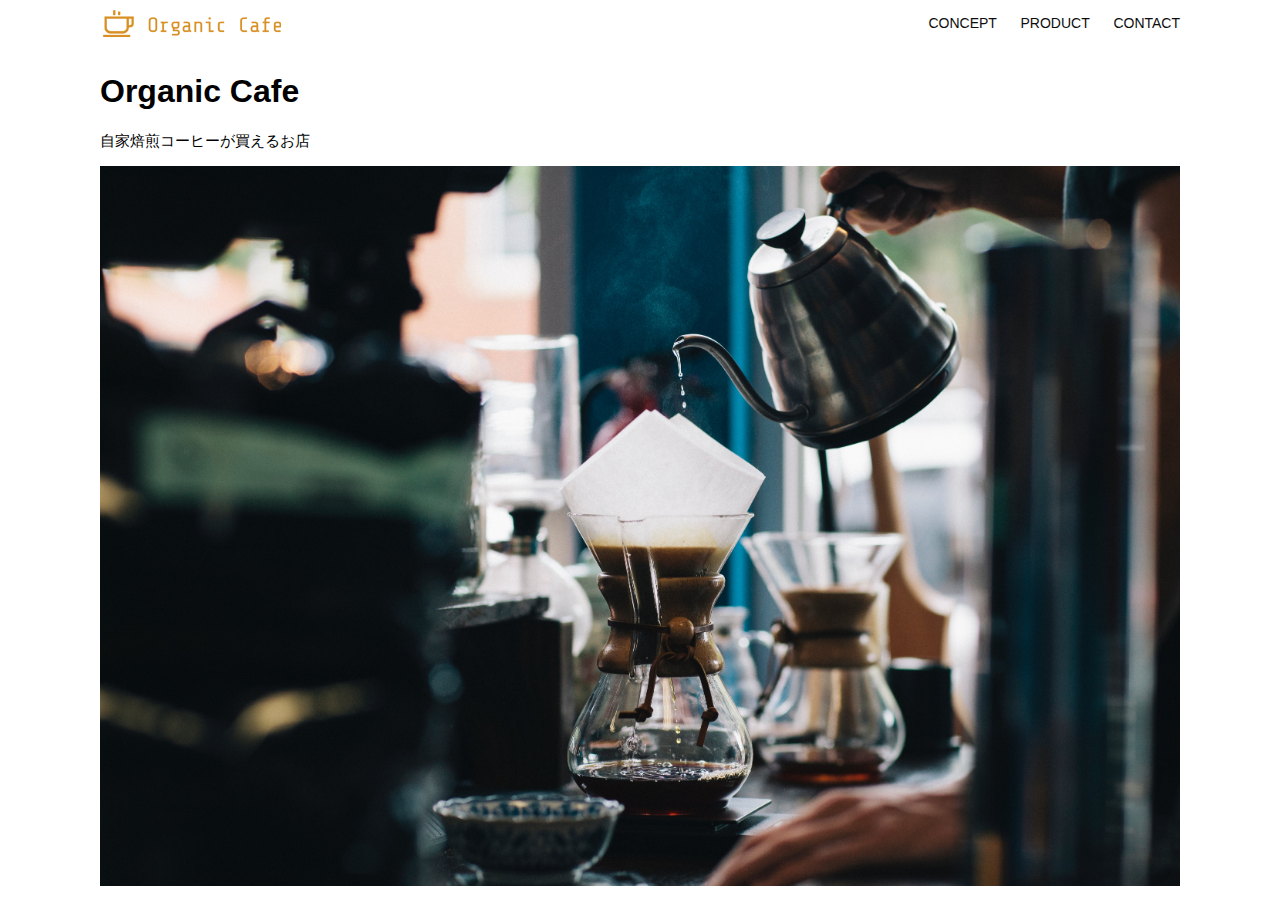
<file: kadai_013/index.html>
<!DOCTYPE html>
<html>
  <head>
    <title>Organic Cafe</title>
    <meta charset="UTF-8" />
    <meta name="description" content="自家焙煎のコーヒーがお家で楽しめるOrganic Cafe"/>
    <meta name="viewport" content="width=device-width, initial-scale=1.0" />
    <link rel="stylesheet" href="style.css" />
  </head>
  <body>
    <!-- ヘッダー -->
    <header>
      <!-- ロゴ -->
      <a href="index.html" id="logo"><img src="images/logo.png" alt="トップページに戻る"/></a>

      <!-- PC用ナビゲーション -->
      <nav id="nav-pc">
        <a href="index.html#concept">CONCEPT</a>
        <a href="index.html#product">PRODUCT</a>
        <a href="index.html#contact">CONTACT</a>
      </nav>

      <!-- スマホ用メニューボタン -->
       <img id="menu-sp" src="images/button-menu.png" alt="ナビゲーションを開く" onclick="document.getElementById('nav-sp').style.display = 'block'">

       <!-- スマホ用ナビゲーション -->
        <nav id="nav-sp">
          <ul>
            <li>
              <img id="close" src="images/button-close.png" alt="ナビゲーションを閉じる" onclik="document.getElementById('nav-sp').style.display = 'none'">

            </li>
            <li>
              <a id="logo.sp" href="index.html" onclick="document.getElementById('nav-sp').style.display = 'none'"><img src="images/logo-sp.png" alt="トップページに戻る"></a>
              
            </li>
            <li>
              <a class="menu" href="index.html#concept" onclick="document.getElementById('nav-sp').style.display = 'none'">CONCEPT</a>

            </li>
            <li>
              <a class="menu" href="index.html#product" onclick="document.getElementById('nav-sp').style.display = 'none'">PRODUCT</a>

            </li>
            <li>
              <a class="menu" href="index.html#contact" onclick="document.getElementById('nav-sp').style.display = 'none'">CONTACT</a>
            </li>
          </ul>
        </nav>
    </header>

    <main>
      <article>
        <!-- メインビジュアル -->
        <section id="main-visual">
          <div id="main-message">
            <h1>Organic Cafe</h1>
            <p>自家焙煎コーヒーが買えるお店</p>
          </div>
          <img src="images/main-image.jpg" alt="コーヒーをハンドドリップで淹れる画像"/>
        </section>
      </article>
    </main>
  </body>
</html>
</file>
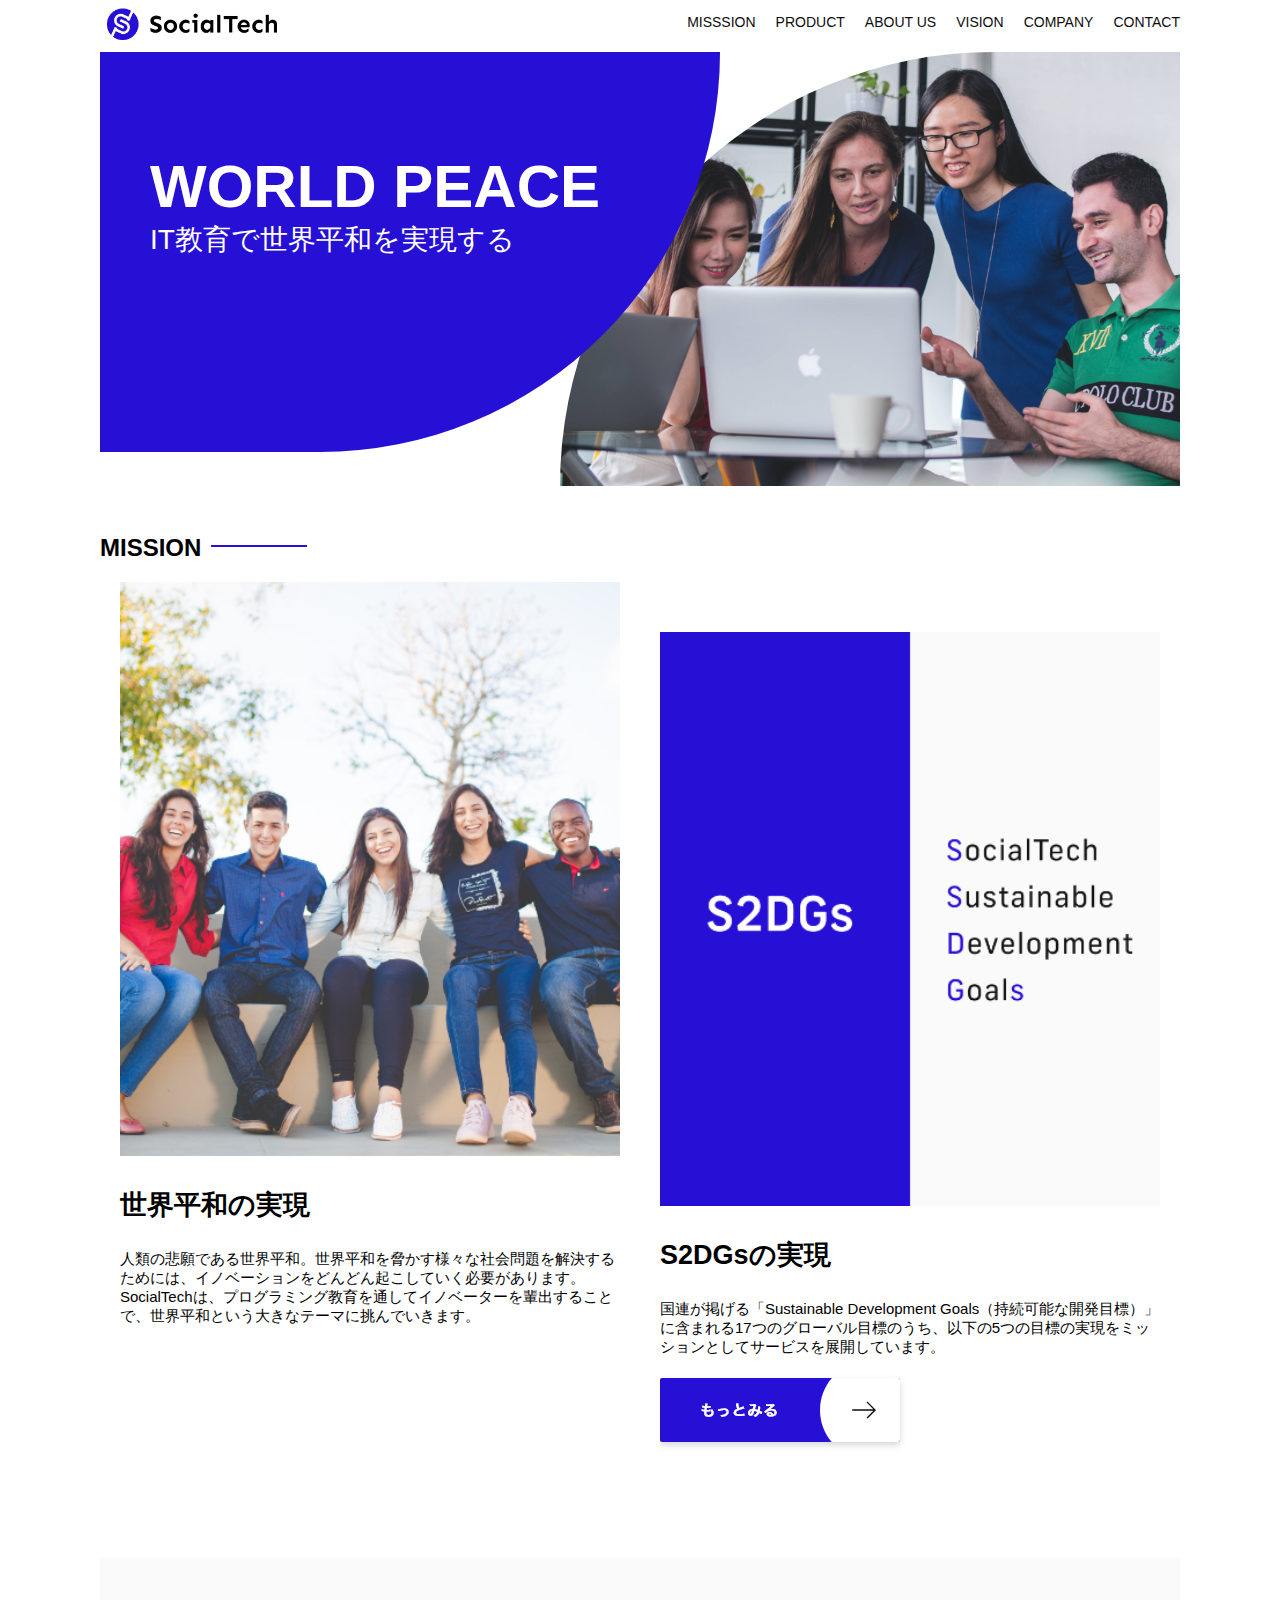
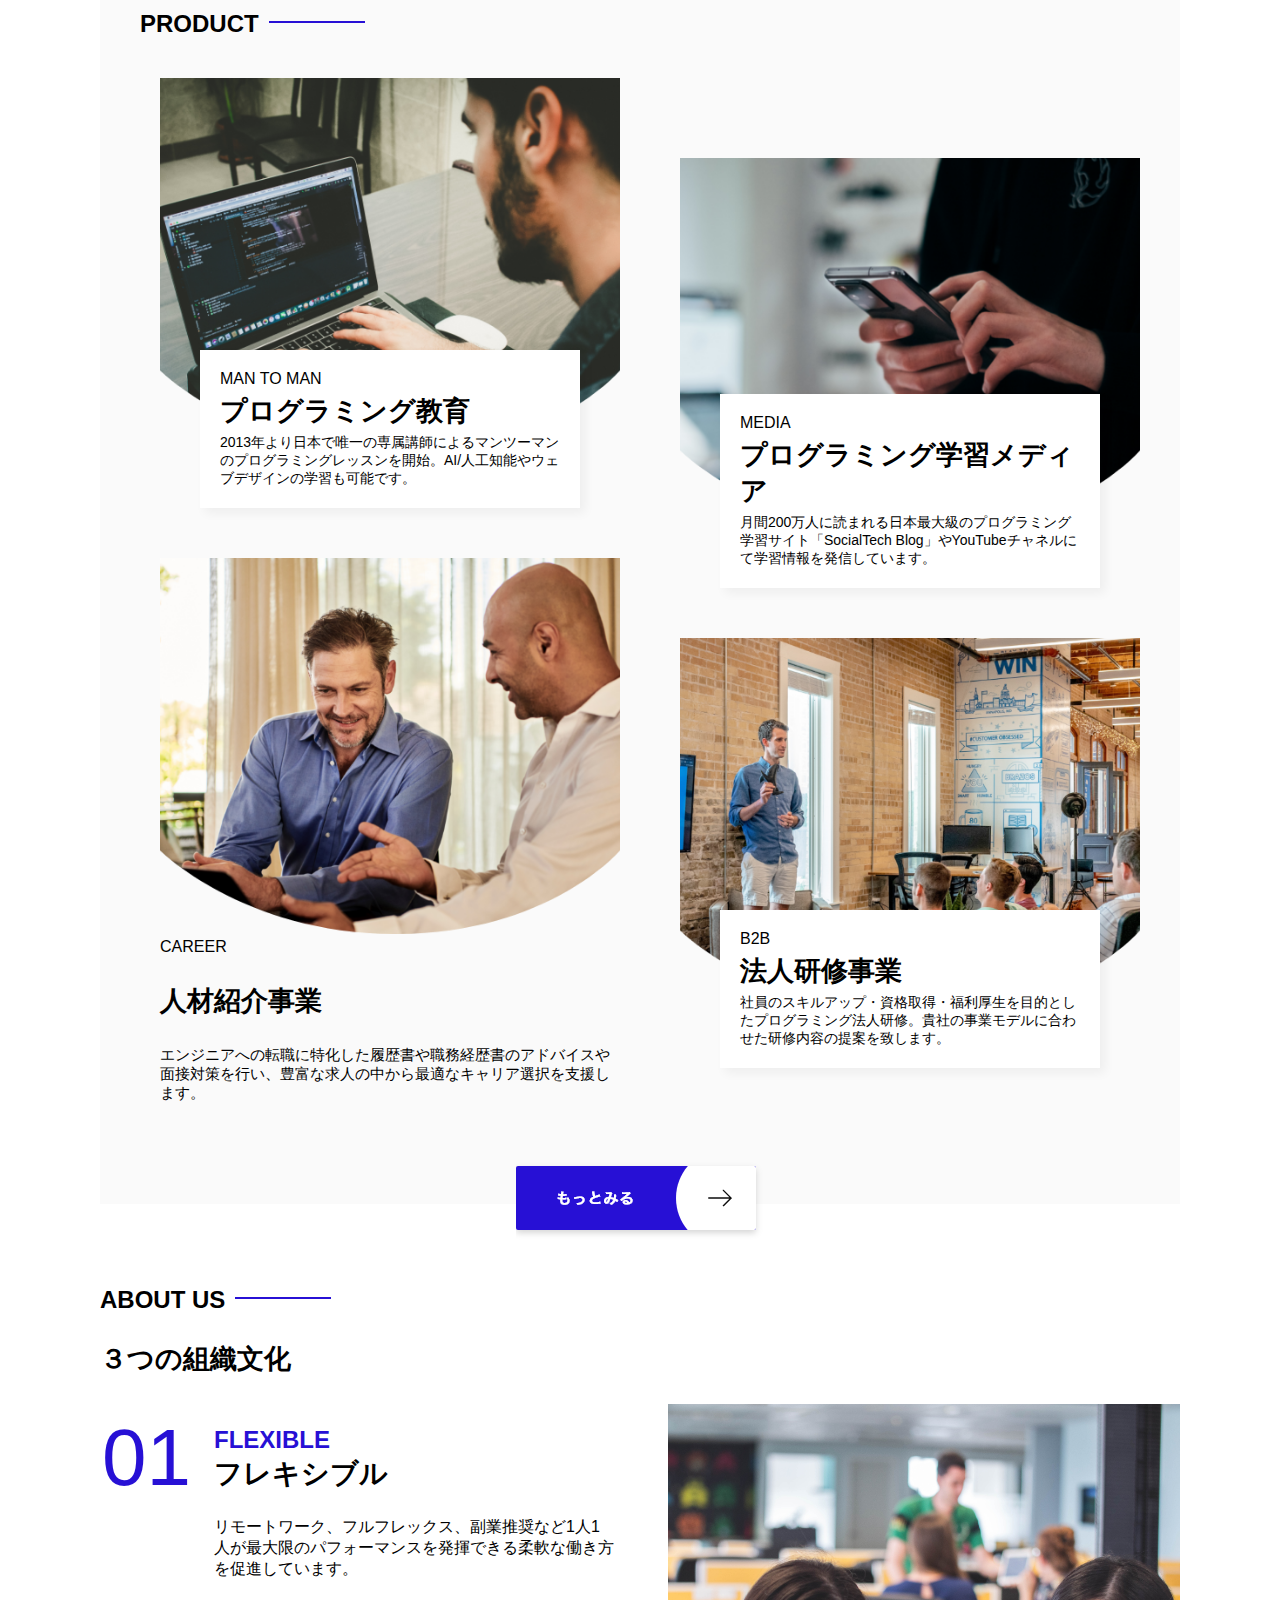
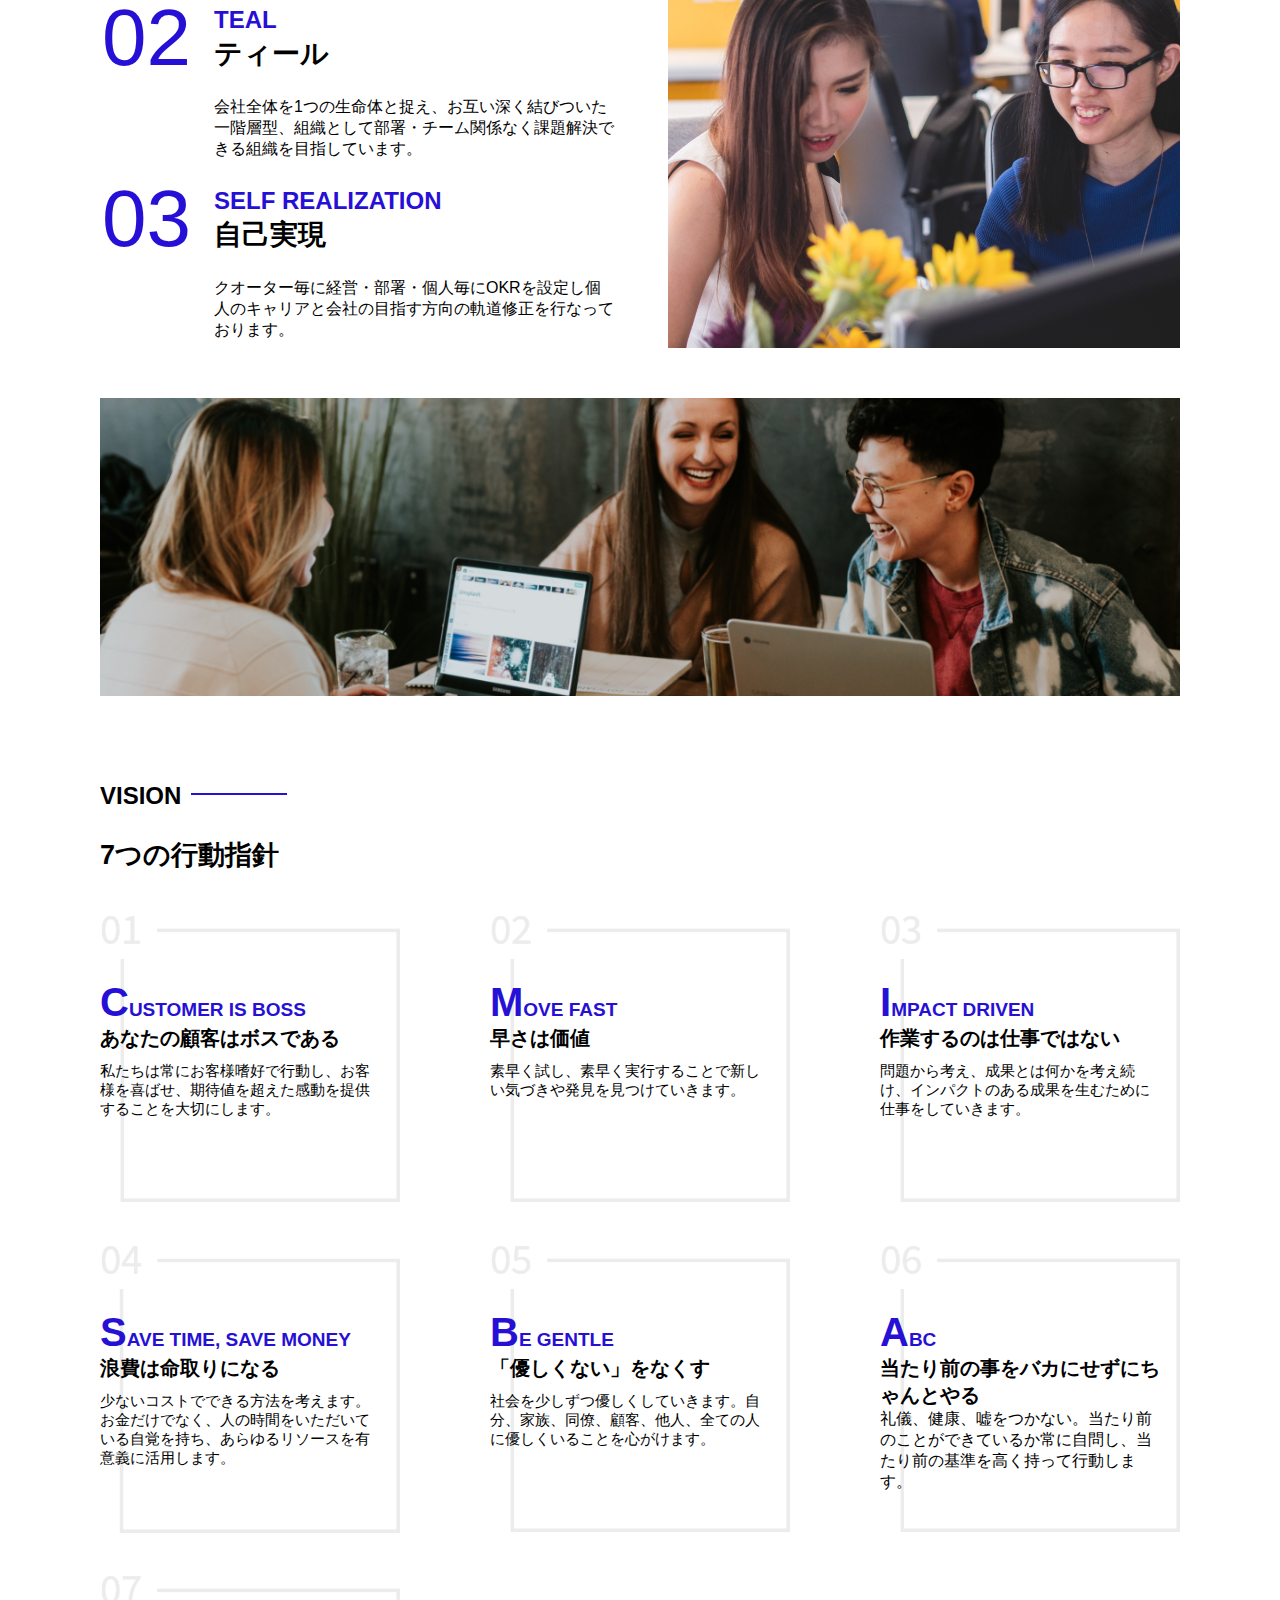
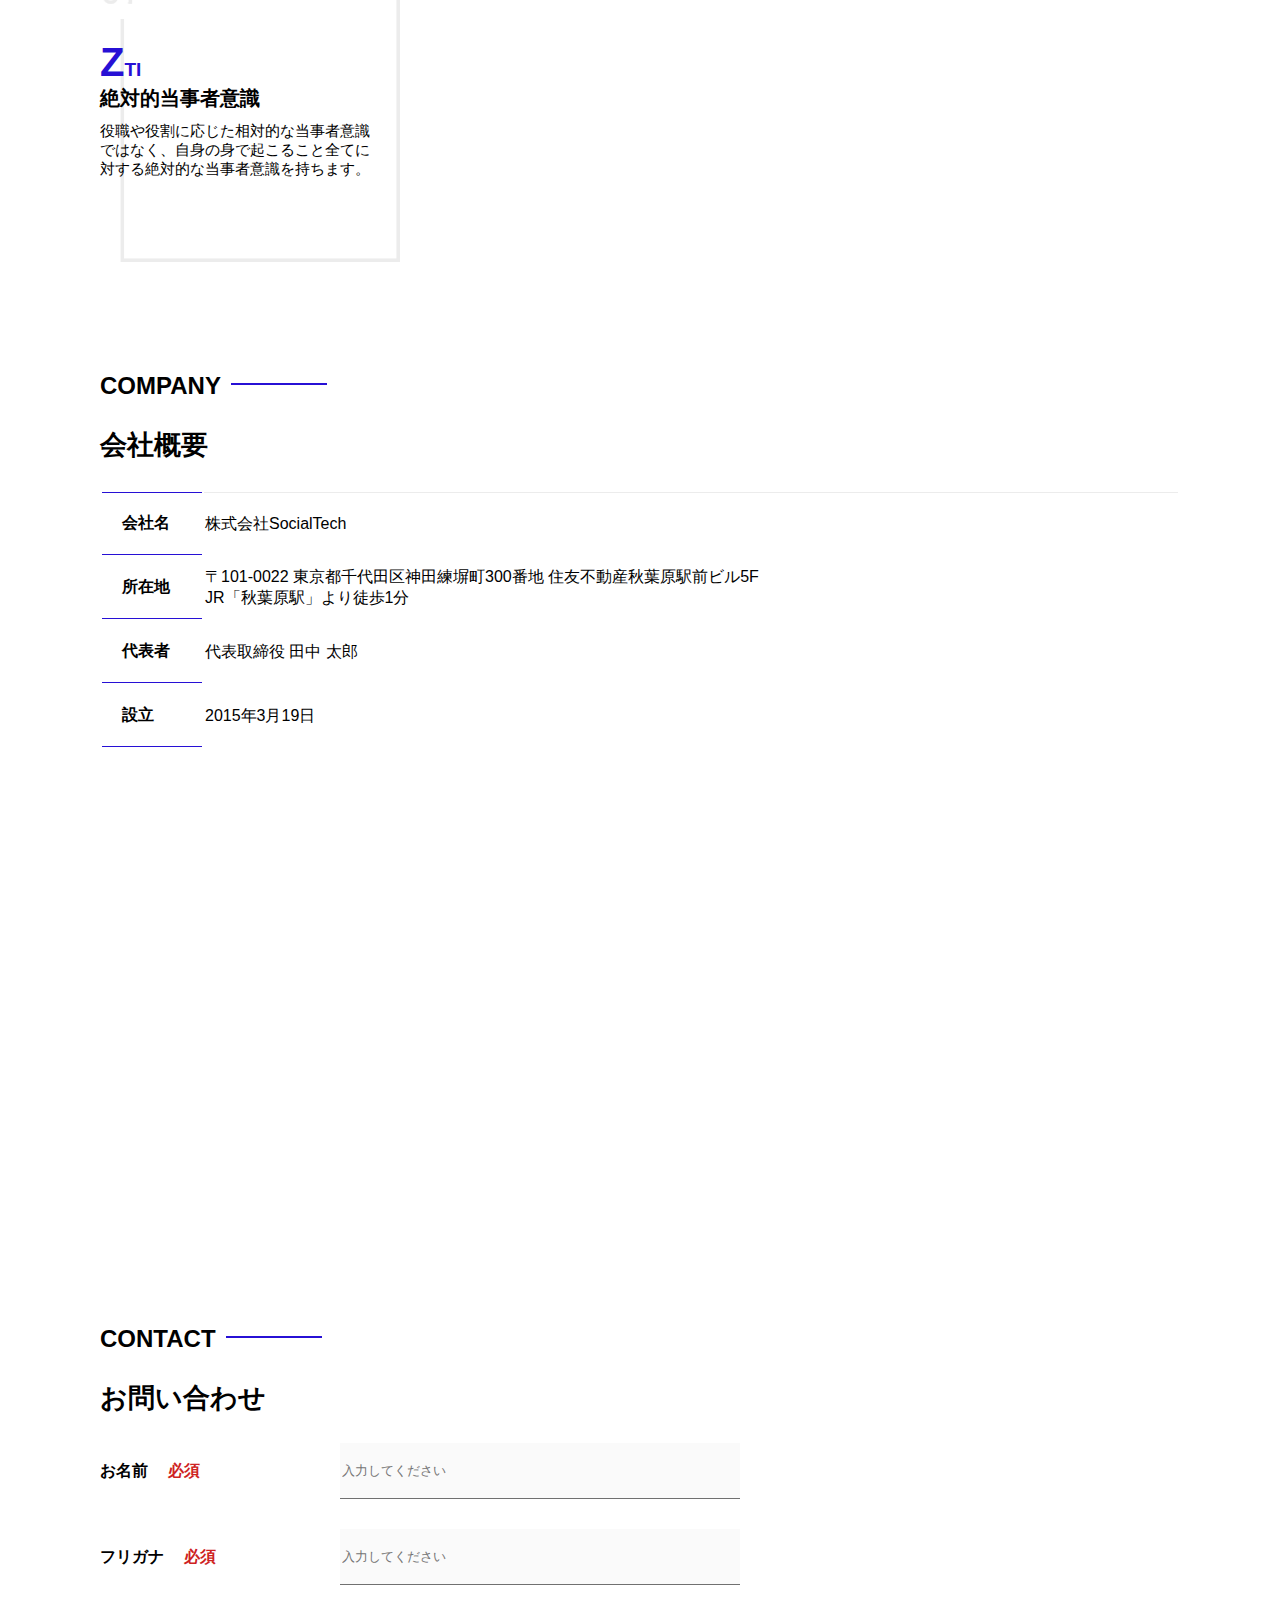
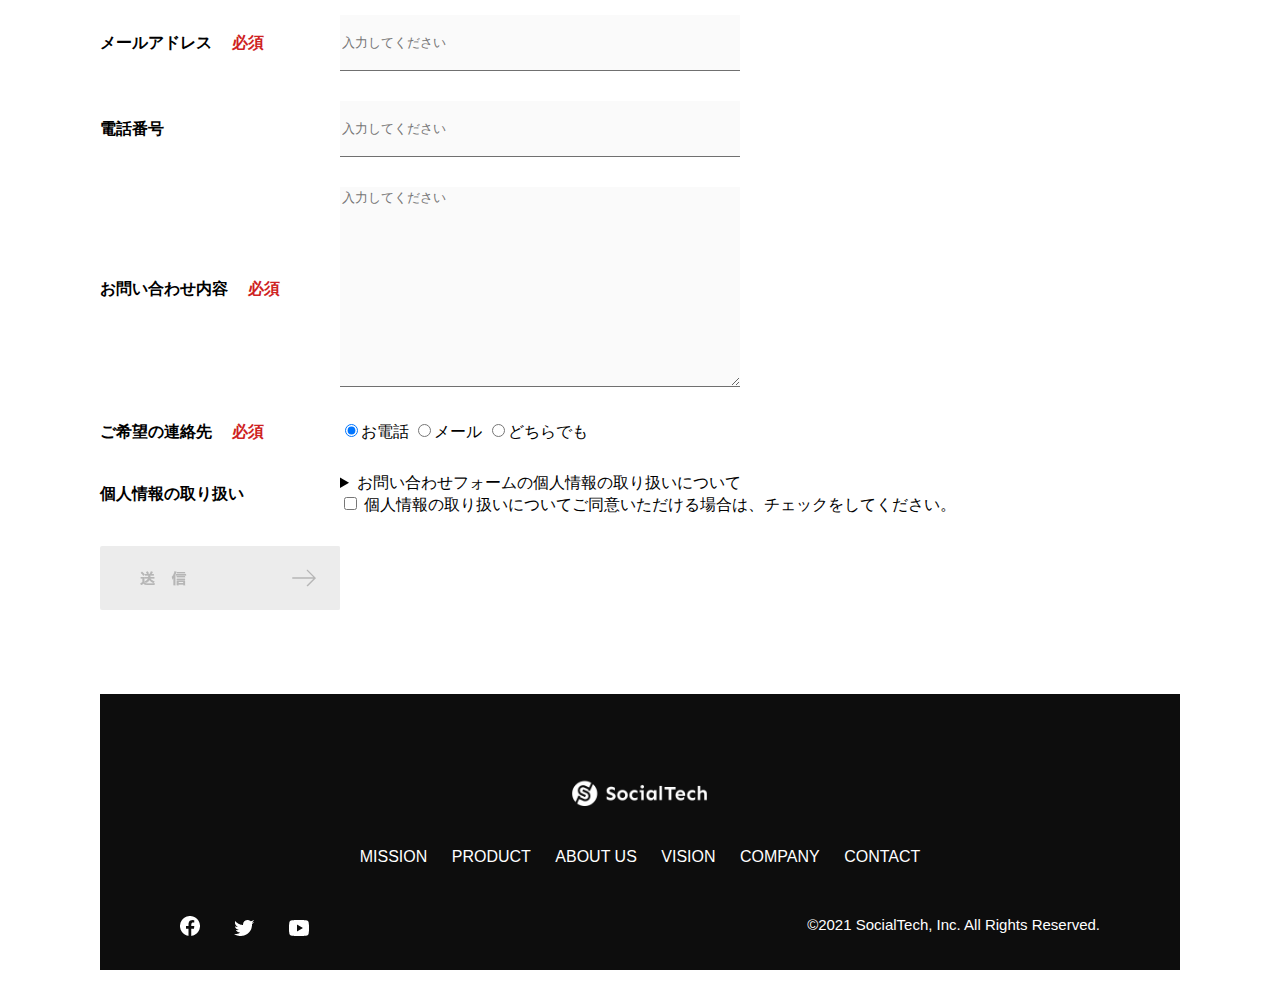
<file: kadai_tutorial_output/index.html>
<!DOCTYPE html>
<html>
<head>
  <title>SoicalTech</title>
  <meta charset="UTF-8">
  <meta name="description" content="SocialTechはEdTech業界のリーディングカンパニーを目指します。">
  <meta name="viewport" content="width=device-width, initial-scale=1.0">
  <link rel="stylesheet" href="style.css">
</head>
<body>
  <!-- ヘッダー　-->
  <header>
    <!-- ロゴ　-->
    <a href="index.html" id="logo">
      <img src="images/logo.png" alt="トップページに戻る">
    </a>
    <!-- PC用ナビゲーション　-->
     <nav id="nav-pc">
      <ul>
        <li><a href="mission.html">MISSSION</a></li>
        <li><a href="product.html">PRODUCT</a></li>
        <li><a href="index.html#aboutus">ABOUT US</a></li>
        <li><a href="index.html#vision">VISION</a></li>
        <li><a href="index.html#company">COMPANY</a></li>
        <li><a href="index.html#contact">CONTACT</a></li>
      </ul>
     </nav>
   <!-- スマホ用メニューボタン -->
    <button id="menu-sp" onclick="document.getElementById('nav-sp').style.display = 'block'">
      <img src="images/button-menu.png" alt="ナビゲーションを開く">
    </button>
     <!-- スマホ用ナビゲーション -->
     <div id="nav-sp">
       <button id="close" onclick="document.getElementById('nav-sp').style.display = 'none'">
         <img src="images/button-close.png" alt="ナビゲーションを閉じる">
       </button>

       <nav>
         <ul>
           <li>
             <a id="logo-sp" href="index.html" onclick="document.getElementById('nav-sp').style.display = 'none'"><img src="images/logo-sp.png" alt="トップページに戻る"></a>
           </li>
           <li><a class="menu" href="mission.html" onclick="document.getElementById('nav-sp').style.display = 'none'">MISSION</a></li>
           <li><a class="menu" href="product.html" onclick="document.getElementById('nav-sp').style.display = 'none'">PRODUCT</a></li>
           <li><a class="menu" href="index.html#aboutus" onclick="document.getElementById('nav-sp').style.display = 'none'">ABOUT US</a></li>
           <li><a class="menu" href="index.html#vision" onclick="document.getElementById('nav-sp').style.display = 'none'">VISION</a></li>
           <li><a class="menu" href="index.html#company" onclick="document.getElementById('nav-sp').style.display = 'none'">COMPANY</a></li>
           <li><a class="menu" href="index.html#contact" onclick="document.getElementById('nav-sp').style.display = 'none'">CONTACT</a></li>
         </ul>
       </nav>
       <div id="sns">
         <a href="https://www.facebook.com/sejuku2013">
           <img src="images/button-facebook.png" alt="Facebookのリンク">
         </a>
         <a href="https://twitter.com/samuraijuku">
           <img src="images/button-twitter.png" alt="Twitterのリンク">
         </a>
         <a href="https://www.youtube.com/channel/UCCFOQO5aDK0xXam4cUQXT8g">
           <img src="images/button-youtube.png" alt="YouTubeのリンク">
         </a>
       </div>
     </div>
  </header>
  <main>
    <article>
      <!-- メインビジュアル -->
       <section id="main-visual">
        <div id="main-message">
        <h1>WORLD PEACE</h1>
        <p>IT教育で世界平和を実現する</p>
       </div>
       <img src="images/index/index-main.png" alt="PCの周りに集まる多国籍の仲間たち">
       </section>
       <!-- ミッション -->
        <section id="mission">
          <h2 class="index-h2">MISSION</h2>
          <div id="mission-flex">
            <div>
              <img id="mission-photo" src="images/index/index-mission.png" alt="屋外のベンチで写真を撮影する多国籍の仲間たち">
              <h3>世界平和の実現</h3>
              <p>
                人類の悲願である世界平和。世界平和を脅かす様々な社会問題を解決するためには、イノベーションをどんどん起こしていく必要があります。SocialTechは、プログラミング教育を通してイノベーターを輩出することで、世界平和という大きなテーマに挑んでいきます。
              </p>
            </div>
            <div>
              <img id="s2dgs" src="images/index/s2dgs.png" alt="S2DGs">
              <h3>S2DGsの実現</h3>
              <p>
                国連が掲げる「Sustainable Development Goals（持続可能な開発目標）」に含まれる17つのグローバル目標のうち、以下の5つの目標の実現をミッションとしてサービスを展開しています。
              </p>
              <a href="mission.html">
                <img src="images/button-more.png" alt="もっとみる">
              </a>
            </div>
          </div>
        </section>
        <!-- プロダクト -->
         <section id="product">
          <h2 class="index-h2">PRODUCT</h2>
          <div class="product-flex">
            <div id="product-left">
              <div>
                <img class="product-photo" src="images/index/index-mantoman.png" alt="PCでコードを書く男性">
                <div class="product-explain">
                  <span>MAN TO MAN</span>
                  <h3>プログラミング教育</h3>
                  <p>2013年より日本で唯一の専属講師によるマンツーマンのプログラミングレッスンを開始。AI/人工知能やウェブデザインの学習も可能です。</p>
                </div>
              </div>
              <div>
                <img class="product-photo" src="images/index/index-career.png" alt="笑顔で話し合う２人の男性">
                <div class="prouduct-explain">
                  <span>CAREER</span>
                  <h3>人材紹介事業</h3>
                  <p>エンジニアへの転職に特化した履歴書や職務経歴書のアドバイスや面接対策を行い、豊富な求人の中から最適なキャリア選択を支援します。</p>
                </div>
              </div>
            </div>
            <div id="product-right">
              <div>
                <img class="product-photo" src="images/index/index-media.png" alt="スマートフォンを操作する人">
                <div class="product-explain">
                  <span>MEDIA</span>
                  <h3>プログラミング学習メディア</h3>
                  <p>月間200万人に読まれる日本最大級のプログラミング学習サイト「SocialTech Blog」やYouTubeチャネルにて学習情報を発信しています。</p>
                </div>
              </div>
              <div>
                <img class="product-photo" src="images/index/index-b2b.png" alt="講演中の男性とそれを聞く人々">
                <div class="product-explain">
                  <span>B2B</span>
                  <h3>法人研修事業</h3>
                  <p>社員のスキルアップ・資格取得・福利厚生を目的としたプログラミング法人研修。貴社の事業モデルに合わせた研修内容の提案を致します。</p>
                </div>
              </div>
            </div>
          </div>
          <div id="product-more">
            <a href="product.html">
              <img src="images/button-more.png" alt="もっとみる">
            </a>

          </div>
         </section>
         <!-- ABOUT US -->
         <section id="aboutus">
          <h2 class="index-h2">ABOUT US</h2>
          <h3>３つの組織文化</h3>
          <div>
            <table class="culture-table">
              <tr>
                <td class="culture-num">01</td>
                <th><span class="culture-en">FLEXIBLE</span><br>フレキシブル</th>
              </tr>
              <tr>
                <td>
                  <!-- 空白のセル -->
                </td>
                <td class="culture-description">リモートワーク、フルフレックス、副業推奨など1人1人が最大限のパフォーマンスを発揮できる柔軟な働き方を促進しています。</td>

              </tr>
              <tr>
                <td class="culture-num">02</td>
                <th><span class="culture-en">TEAL</span><br>ティール</th>

              </tr>
              <tr>
                <td>
                  <!-- 空白のセル -->
                </td>
                <td class="culture-description">会社全体を1つの生命体と捉え、お互い深く結びついた一階層型、組織として部署・チーム関係なく課題解決できる組織を目指しています。</td>
              </tr>
              <tr>
                <td class="culture-num">03</td>
                <th><span class="culture-en">SELF REALIZATION</span><br>自己実現</th>

              </tr>
              <tr>
                <td>
                  <!-- 空白のセル -->
                </td>
                <td class="culture-description">クオーター毎に経営・部署・個人毎にOKRを設定し個人のキャリアと会社の目指す方向の軌道修正を行なっております。</td>

              </tr>
            </table>
            <img class="culture-img" src="images/index/index-aboutus1.png" alt="笑顔で話し合う2人の女性">

          </div>
          <img class="culture-img2" src="images/index/index-aboutus2.png" alt="笑顔で話し合う3人の男女">

         </section>
         <!-- VISION -->
          <section id="vision">
            <h2 class="index-h2">VISION</h2>
            <h3>7つの行動指針</h3>
            <div>
              <div class="vision-box">
                <img src="images/index/vision-01.png" alt="01">
                <div>
                  <h4>CUSTOMER IS BOSS</h4>
                  <h5>あなたの顧客はボスである</h5>
                  <p>私たちは常にお客様嗜好で行動し、お客様を喜ばせ、期待値を超えた感動を提供することを大切にします。</p>
                </div>
              </div>
              <div class="vision-box">
                <img src="images/index/vision-02.png" alt="02">
                <div>
                  <h4>MOVE FAST</h4>
                  <h5>早さは価値</h5>
                  <p>素早く試し、素早く実行することで新しい気づきや発見を見つけていきます。</p>
                </div>
              </div>
              <div class="vision-box">
                <img src="images/index/vision-03.png" alt="03">
                <div>
                  <h4>IMPACT DRIVEN</h4>
                  <h5>作業するのは仕事ではない</h5>
                  <p>問題から考え、成果とは何かを考え続け、インパクトのある成果を生むために仕事をしていきます。</p> 
                </div>
              </div>
              <div class="vision-box">
                <img src="images/index/vision-04.png" alt="04">
                <div>
                  <h4>SAVE TIME, SAVE MONEY</h4>
                 <h5>浪費は命取りになる</h5>
                 <p>少ないコストでできる方法を考えます。お金だけでなく、人の時間をいただいている自覚を持ち、あらゆるリソースを有意義に活用します。</p>
                </div>
              </div>
              <div class="vision-box">
                <img src="images/index/vision-05.png" alt="05">
                <div>
                  <h4>BE GENTLE</h4>
                  <h5>「優しくない」をなくす</h5>
                  <p>社会を少しずつ優しくしていきます。自分、家族、同僚、顧客、他人、全ての人に優しくいることを心がけます。</p>
                </div>
              </div>
              <div class="vision-box">
                <img src="images/index/vision-06.png" alt="06">
                <div>
                  <h4>ABC</h4>
                  <h5>当たり前の事をバカにせずにちゃんとやる</h5>
                  <p6>礼儀、健康、嘘をつかない。当たり前のことができているか常に自問し、当たり前の基準を高く持って行動します。</p6>
                </div>
              </div>
              <div class="vision-box">
                <img src="images/index/vision-07.png" alt="07">
                <div>
                  <h4>ZTI</h4>
                  <h5>絶対的当事者意識</h5>
                  <p>役職や役割に応じた相対的な当事者意識ではなく、自身の身で起こること全てに対する絶対的な当事者意識を持ちます。</p>
                </div>
              </div>
            </div>
          </section>
          <!-- COMPANY -->
           <section id="company">
            <h2 class="index-h2">COMPANY</h2>
            <h3>会社概要</h3>
            <table id="company-table">
              <tr>
                <th class="tableheader tableheader-first">会社名</th>
                <td class="cell cell-first">株式会社SocialTech</td>
              </tr>
              <tr>
                <th class="tableheader">所在地</th>
                <td class="cell">〒101-0022 東京都千代田区神田練塀町300番地 住友不動産秋葉原駅前ビル5F<br>JR「秋葉原駅」より徒歩1分</td>
              </tr>
              <tr>
                <th class="tableheader">代表者</th>
                <td class="cell">代表取締役 田中 太郎</td>
              </tr>
              <tr>
                <th class="tableheader">設立</th>
                <td class="cell">2015年3月19日</td>
              </tr>
            </table>
  <iframe 
  src="https://www.google.com/maps/embed?pb=!1m18!1m12!1m3!1d3240.068855133681!2d139.77207767578852!3d35.69992317258122!2m3!1f0!2f0!3f0!3m2!1i1024!2i768!4f13.1!3m3!1m2!1s0x60188fee13660e23%3A0x77137876edf742ac!2z5L2P5Y-L5LiN5YuV55Sj56eL6JGJ5Y6f6aeF5YmN44OT44Or!5e0!3m2!1sja!2sjp!4v1742923747923!5m2!1sja!2sjp" width="600" height="450" 
  style="border:0;" allowfullscreen="" loading="lazy" referrerpolicy="no-referrer-when-downgrade">
  </iframe>
           </section>
           <!-- お問い合わせフォーム -->
            <section id="contact">
              <h2 class="index-h2">CONTACT</h2>
              <h3>お問い合わせ</h3>
              <form>
                <div>
                  <div class="contact-heading">
                    <label class="contact-label">お名前<span class="contact-span">必須</span></label>

                  </div>
                  <div>
                    <input type="text" name="name" placeholder="入力してください" class="contact-textbox">
                  </div>
                </div>
                <div>
                  <div class="contact-heading">
                    <label class="contact-label">フリガナ<span class="contact-span">必須</span></label>
                  </div>
                  <div>
                    <input type="text" name="hurigana" placeholder="入力してください" class="contact-textbox">
                  </div>
                </div>
                <div>
                  <div class="contact-heading">
                    <label class="contact-label">メールアドレス<span class="contact-span">必須</span></label>
                  </div>
                  <div>
                    <input type="text" name="email" placeholder="入力してください" class="contact-textbox">
                  </div>
                </div>
                <div>
                  <div class="contact-heading">
                    <label class="contact-label">電話番号</label>
                  </div>
                  <div>
                    <input type="text" name="tell" placeholder="入力してください" class="contact-textbox">
                  </div>
                </div>
                <div>
                  <div class="contact-heading">
                    <label class="contact-label">お問い合わせ内容<span class="contact-span">必須</span></label>
                  </div>
                  <div>
                    <textarea class="contact-textarea" placeholder="入力してください" name="message"></textarea>
                  </div>
                </div>
                <div>
                  <div class="contact-heading">
                    <label class="contact-label">ご希望の連絡先<span class="contact-span">必須</span></label>
                  </div>
                  <div>
                    <input class="radiobutton" type="radio" value="tel" name="contact" checked><label>お電話</label>
                    <input class="radiobutton" type="radio" value="mail" name="contact"><label>メール</label>
                    <input class="radiobutton" type="radio" value="both" name="contact"><label>どちらでも</label>
                  </div>
                </div>
                <div>
                  <div class="contact-heading">
                    <label class="contact-label">個人情報の取り扱い</label>
                  </div>
                  <div>
                    <details>
                      <summary>お問い合わせフォームの個人情報の取り扱いについて</summary>
                      <div>
                        <dl>
                          <dt>１．組織の名称又は氏名</dt>
                          <dd>株式会社SocialTech</dd>
                          <dt>２．個人情報保護管理者（若しくはその代理人）の氏名又は職名、所属及び連絡先</dt>
                          <dd>
                            <p>鈴木 一郎 コーポレート部</p>
                            <p>メールアドレス:samurai@example.com</p>
                            <p>TEL:03-1234-5678</p>
                          </dd>
                          <dt>３．個人情報の利用目的</dt>
                          <dd>
                            <ul>
                              <li>本サービス及び本サービスに関連する情報の提供又はそれらに関する連絡のため</li>
                              <li>ユーザーの本人確認のため</li>
                              <li>当社サービスのご案内のため</li>
                              <li>当社の商品等の広告または宣伝（電子メールによるものを含むものとします。）</li>
                            </ul>
                          </dd>
                          <dt>４．個人情報の取り扱い業務の委託</dt>
                          <dd>個人情報の取扱業務の全部または一部を外部に業務委託する場合があります。その際、弊社は、個人情報を適切に保護できる管理体制を敷き実行していることを条件として委託先を厳選したうえで、機密保持契約を委託先と締結し、お客様の個人情報を厳密に管理させます。</dd>
                          <dt>５．個人情報の開示等の請求</dt>
                          <dd>
                            お客様は、弊社に対してご自身の個人情報の開示等（利用目的の通知、開示、内容の訂正・追加・削除、利用の停止または消去、第三者への提供の停止）に関して、当社問合わせ窓口に申し出ることができます。<br>
                            その際、弊社はお客様ご本人を確認させていただいたうえで、合理的な期間内に対応いたします。<br>
                            なお、個人情報に関する弊社問合わせ先は、次の通りです。
                          </dd>
                          <dd>
                            <p>株式会社SocialTech 個人情報問合せ窓口</p>
                            <p>〒150-0043 東京都千代田区神田練塀町300番地 住友不動産秋葉原駅前ビル5F</p>
                            <p>メールアドレス:samurai@example.com TEL:03-1234-5678</p>
                          </dd>
                          <dt>６．個人情報を提供されることの任意性について</dt>
                          <dd>お客様がご自身の個人情報を弊社に提供されるか否かは、お客様のご判断によりますが、もしご提供されない場合には、適切なサービスが提供できない場合がありますので予めご了承ください。</dd>
                        </dl>
                      </div>
                    </details>
                    <input type="checkbox" name="agree">
                    <span>個人情報の取り扱いについてご同意いただける場合は、チェックをしてください。</span>
                  </div>
                </div>
                <input type="image" src="images/button-submit.png" alt="送信する">
              </form>
            </section>
      </article>
    </main>

     <footer>
      <div id="footer-logo">
        <img src="images/logo-sp.png" alt="SocialTech">
      </div>
      <div id="footer-link">
        <a href="mission.html">MISSION</a>
        <a href="product.html">PRODUCT</a>
        <a href="index.html#aboutus">ABOUT US</a>
        <a href="index.html#vision">VISION</a>
        <a href="index.html#company">COMPANY</a>
        <a href="index.html#contact">CONTACT</a>
      </div>
      <div id="sns-footer">
        <div class="sns-btns">
          <a href="https://www.facebook.comn/sejuku2013"><img src="images/button-facebook.png" alt="Facebookのリンク"></a>
          <a href="https://twttter.com/samuraijuku"><img src="images/button-twitter.png" alt="Twitterのリンク"></a>
          <a href="https://www.youtube.com/channel/UCCFOQO5aDK0xXam4cUQXT8g"><img src="images/button-youtube.png" alt="YouTubeのリンク"></a>
        </div>
        <p id="copyright">&copy;2021 SocialTech, Inc. All Rights Reserved.</p>
      </div>
     </footer>
  </body>
  
  </html>
              </p>
            </div>
            <div>
            </div>
          </div>
        </section>
    </article>
  </main>
</body>
</html>
</file>
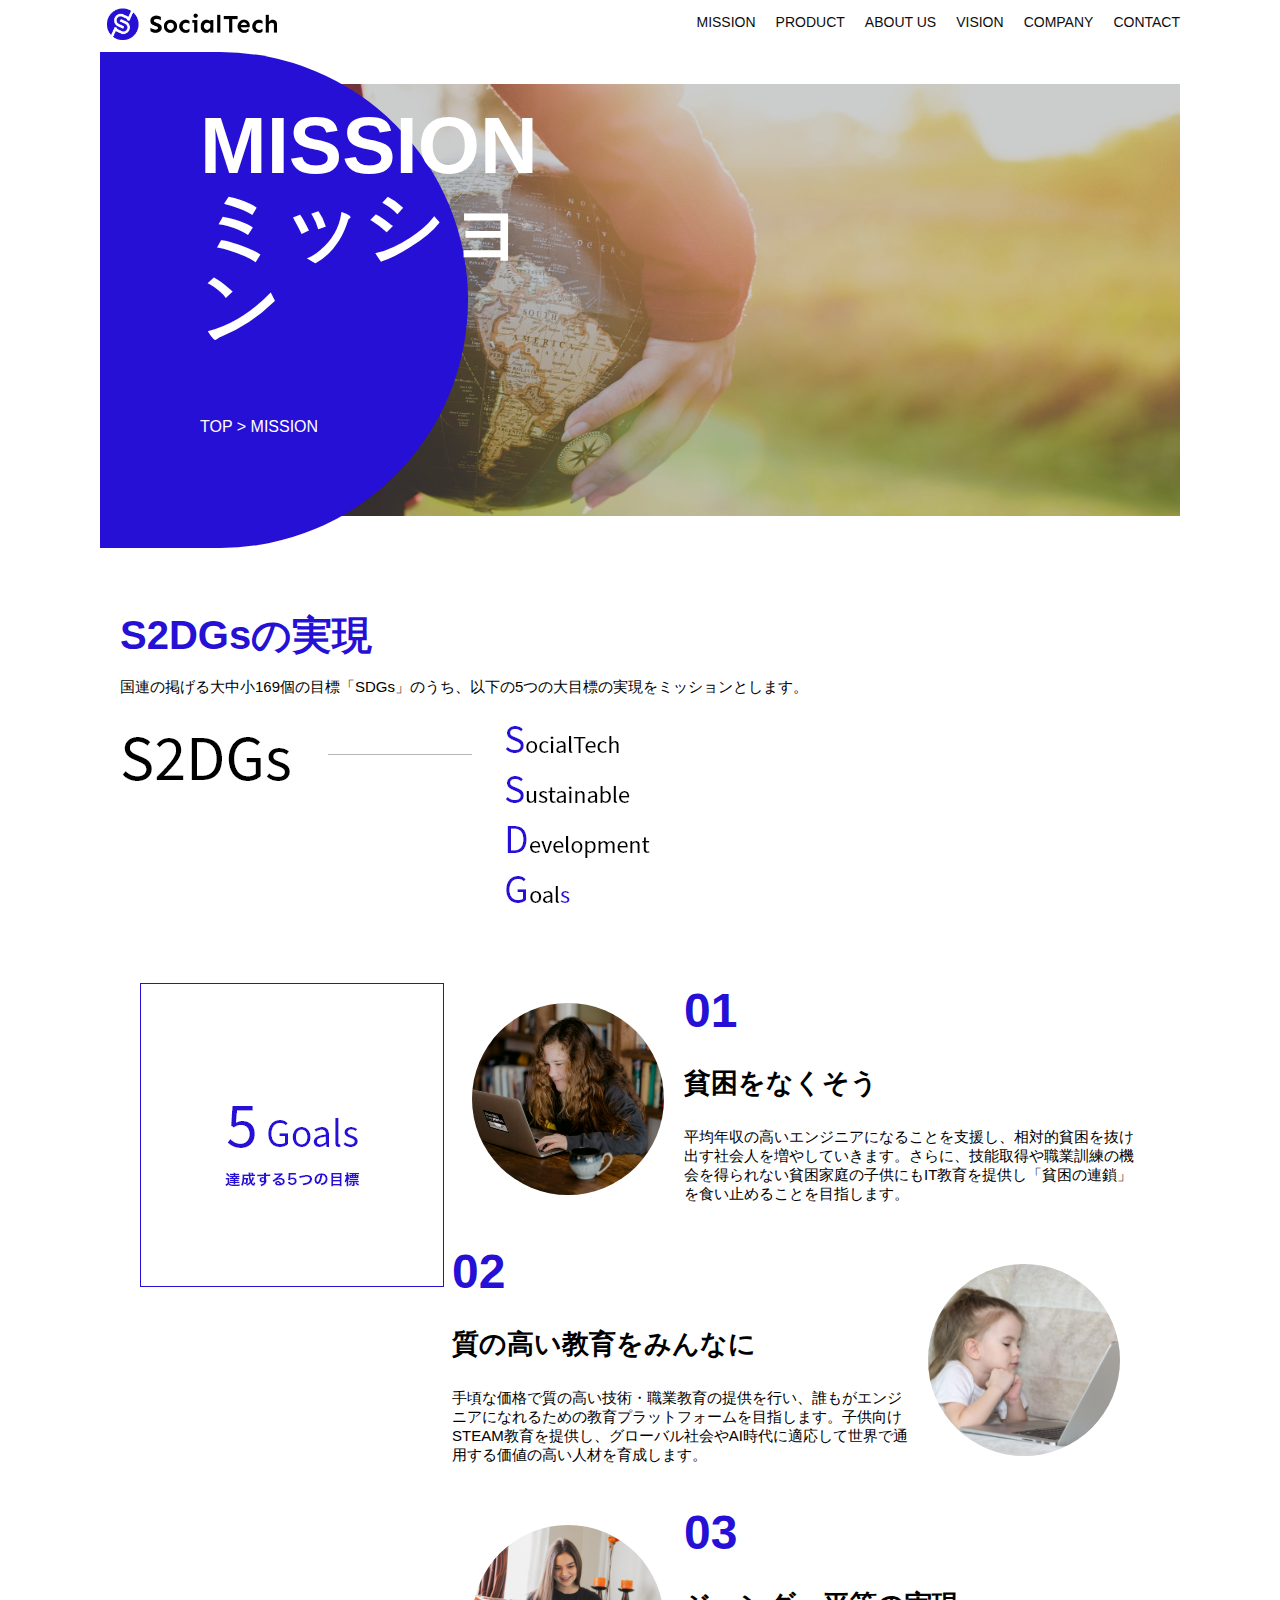
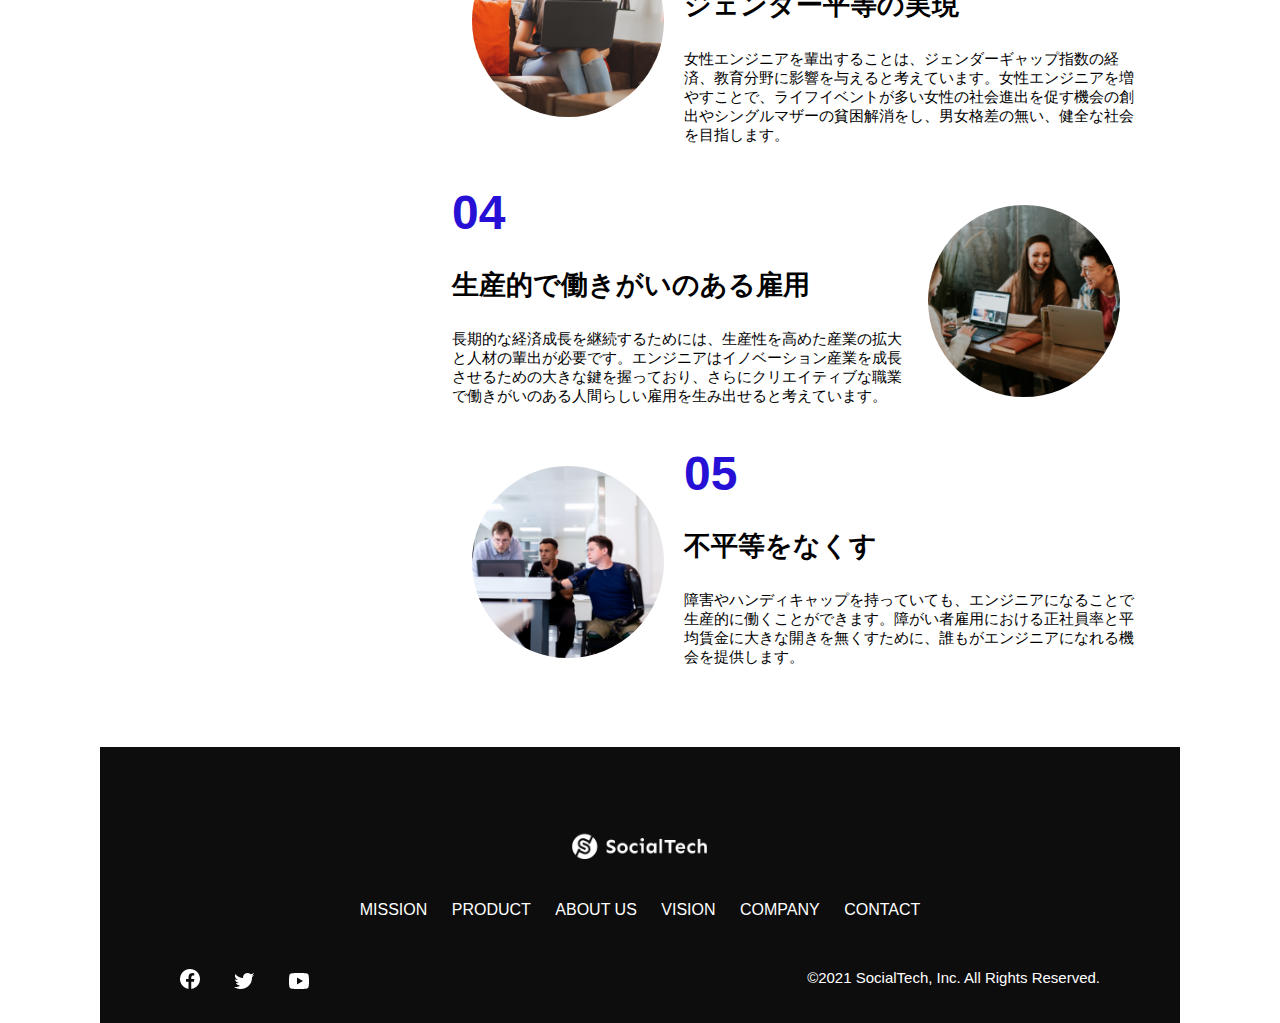
<file: kadai_tutorial_output/mission.html>
<!DOCTYPE html>
<html>

<head>
  <title>SocialTech - MISSION ミッション </title>

  <meta charaset="utf-8">
  <meta name="description" content="SocialTechが目指す5つの目標（S2DGs）を紹介します">
  <meta name="viewport" content="width=device-width, intial-scale=1.0">
  <link rel="stylesheet" href="style.css">
</head>

<body>
  <!-- ヘッダー -->
  <header>
    <!-- ロゴ -->
    <a href="index.html" id="logo">
      <img src="images/logo.png" alt="トップページに戻る">
    </a>

    <!-- PC用ナビゲーション -->
    <nav id="nav-pc">
      <ul>
        <li><a href="mission.html">MISSION</a></li>
        <li><a href="product.html">PRODUCT</a></li>
        <li><a href="index.html#aboutus">ABOUT US</a></li>
        <li><a href="index.html#vision">VISION</a></li>
        <li><a href="index.html#company">COMPANY</a></li>
        <li><a href="index.html#contact">CONTACT</a></li>
      </ul>
    </nav>

    <!-- スマホ用メニューボタン -->
    <button id="menu-sp" onclick="document.getElementById('nav-sp').style.display = 'block'">
      <img src="images/button-menu.png" alt="ナビゲーションを開く">
    </button>

    <!-- スマホ用ナビゲーション -->
    <div id="nav-sp">
      <button id="close" onclick="document.getElementById('nav-sp').style.display = 'none'">
        <img src="images/button-close.png" alt="ナビゲーションを閉じる">
      </button>

      <nav>
        <ul>
          <li>
            <a id="logo-sp" href="index.html" onclick="document.getElementById('nav-sp').style.display = 'none'">
              <img src="images/logo-sp.png" alt="トップページに戻る">
            </a>
          </li>
          <li><a class="menu" href="mission.html"
              onclick="document.getElementById('nav-sp').style.display = 'none'">MISSION</a></li>
          <li><a class="menu" href="product.html"
              onclick="document.getElementById('nav-sp').style.display = 'none'">PRODUCT</a></li>
          <li><a class="menu" href="index.html#aboutus"
              onclick="document.getElementById('nav-sp').style.display = 'none'">ABOUT US</a></li>
          <li><a class="menu" href="index.html#vision"
              onclick="document.getElementById('nav-sp').style.display = 'none'">VISION</a></li>
          <li><a class="menu" href="index.html#company"
              onclick="document.getElementById('nav-sp').style.display = 'none'">COMPANY</a></li>
          <li><a class="menu" href="index.html#contact"
              onclick="document.getElementById('nav-sp').style.display = 'none'">CONTACT</a></li>
        </ul>
      </nav>
      <div id="sns">
        <a href="https://www.facebook.com/sejuku2013">
          <img src="images/button-facebook.png" alt="Facebookのリンク">
        </a>
        <a href="https://twitter.com/samuraijuku">
          <img src="images/button-twitter.png" alt="Twitterのリンク">
        </a>
        <a href="https://www.youtube.com/channel/UCCFOQO5aDK0xXam4cUQXT8g">
          <img src="images/button-youtube.png" alt="Youtubeのリンク">
        </a>
      </div>
    </div>
  </header>

  <main>
    <article>
      <section id="mission-main">
        <div class="mission-main-inner">
          <div id="mission-title">
            <h1>MISSION<br><spn>ミッション</spn></h1>
            <p>TOP > MISSION</p>
          </div>
        </div>
      </section>

      <section id="mission-s2dgs">
      <h2 class="mission-h2">S2DGsの実現</h2>
      <p>国連の掲げる大中小169個の目標「SDGs」のうち、以下の5つの大目標の実現をミッションとします。</p>
      <img src="images/mission/mission-s2dgs.png" alt="S2DGs">
      </section>

      <section id="mission-five-goals">
        <div class="five-goals-image">
          <img src="images/mission/mission-5goals.png" alt="5Goals">
        </div>

        <div class="five-goals-read">

          <div>
            <img class="fivegoals-image-left" src="images/mission/mission-5goals01.png" alt="PCを操作する女の子">
            <span class="fivegoals-number">01</span>
            <h3 class="fivegoals-h3">貧困をなくそう</h3>
            <p class="fivegoals-p">平均年収の高いエンジニアになることを支援し、相対的貧困を抜け出す社会人を増やしていきます。さらに、技能取得や職業訓練の機会を得られない貧困家庭の子供にもIT教育を提供し「貧困の連鎖」を食い止めることを目指します。</p>
          </div>

          <div>
            <img  class="fivegoals-image-right" src="images/mission/mission-5goals02.png" alt="PCを見つめる小さい女の子">
            <span class="fivegoals-number">02</span>
            <h3 class="fivegoals-h3">質の高い教育をみんなに</h3>
            <p class="fivegoals-p">手頃な価格で質の高い技術・職業教育の提供を行い、誰もがエンジニアになれるための教育プラットフォームを目指します。子供向けSTEAM教育を提供し、グローバル社会やAI時代に適応して世界で通用する価値の高い人材を育成します。</p>
          </div>

          <div>
            <img class="fivegoals-image-left" src="images/mission/mission-5goals03.png" alt="PCを操作する女性">
            <span class="fivegoals-number">03</span>
            <h3 class="fivegoals-h3">ジェンダー平等の実現</h3>
            <p class="fivegoals-p">女性エンジニアを輩出することは、ジェンダーギャップ指数の経済、教育分野に影響を与えると考えています。女性エンジニアを増やすことで、ライフイベントが多い女性の社会進出を促す機会の創出やシングルマザーの貧困解消をし、男女格差の無い、健全な社会を目指します。</p>
          </div>

          <div>
            <img class="fivegoals-image-right" src="images/mission/mission-5goals04.png" alt="笑顔で話し合う3人の男女">
            <span class="fivegoals-number">04</span>
            <h3 class="fivegoals-h3">生産的で働きがいのある雇用</h3>
            <p class="fivegoals-p">長期的な経済成長を継続するためには、生産性を高めた産業の拡大と人材の輩出が必要です。エンジニアはイノベーション産業を成長させるための大きな鍵を握っており、さらにクリエイティブな職業で働きがいのある人間らしい雇用を生み出せると考えています。</p>
          </div>

          <div>
            <img class="fivegoals-image-left" src="images/mission/mission-5goals05.png" alt="障害を持つ男性が生き生きと働く様子">
            <span class="fivegoals-number">05</span>
            <h3 class="fivegoals-h3">不平等をなくす</h3>
            <p class="fivegoals-p">障害やハンディキャップを持っていても、エンジニアになることで生産的に働くことができます。障がい者雇用における正社員率と平均賃金に大きな開きを無くすために、誰もがエンジニアになれる機会を提供します。</p>
          </div>
        </div>

      </section>
    </article>
  </main>

  <footer>
    <div id="footer-logo">
      <img src="images/logo-sp.png" alt="SocialTech">
    </div>
    <div id="footer-link">
      <a href="mission.html">MISSION</a>
      <a href="product.html">PRODUCT</a>
      <a href="index.html#aboutus">ABOUT US</a>
      <a href="index.html#vision">VISION</a>
      <a href="index.html#company">COMPANY</a>
      <a href="index.html#contact">CONTACT</a>
    </div>
    <div id="sns-footer">
      <div class="sns-btns">
        <a href="https://www.facebook.com/sejuku2013"><img src="images/button-facebook.png" alt="Facebookのリンク"></a>
        <a href="https://twitter.com/samuraijuku"><img src="images/button-twitter.png" alt="Twitterのリンク"></a>
        <a href="https://www.youtube.com/channel/UCCFOQO5aDK0xXam4cUQXT8g"><img src="images/button-youtube.png"
            alt="YouTubeのリンク"></a>
      </div>
      <p id="copyright">&copy;2021 SocialTech, Inc. All Rights Reserved.</p>
    </div>
  </footer>

</body>

</html>
</file>
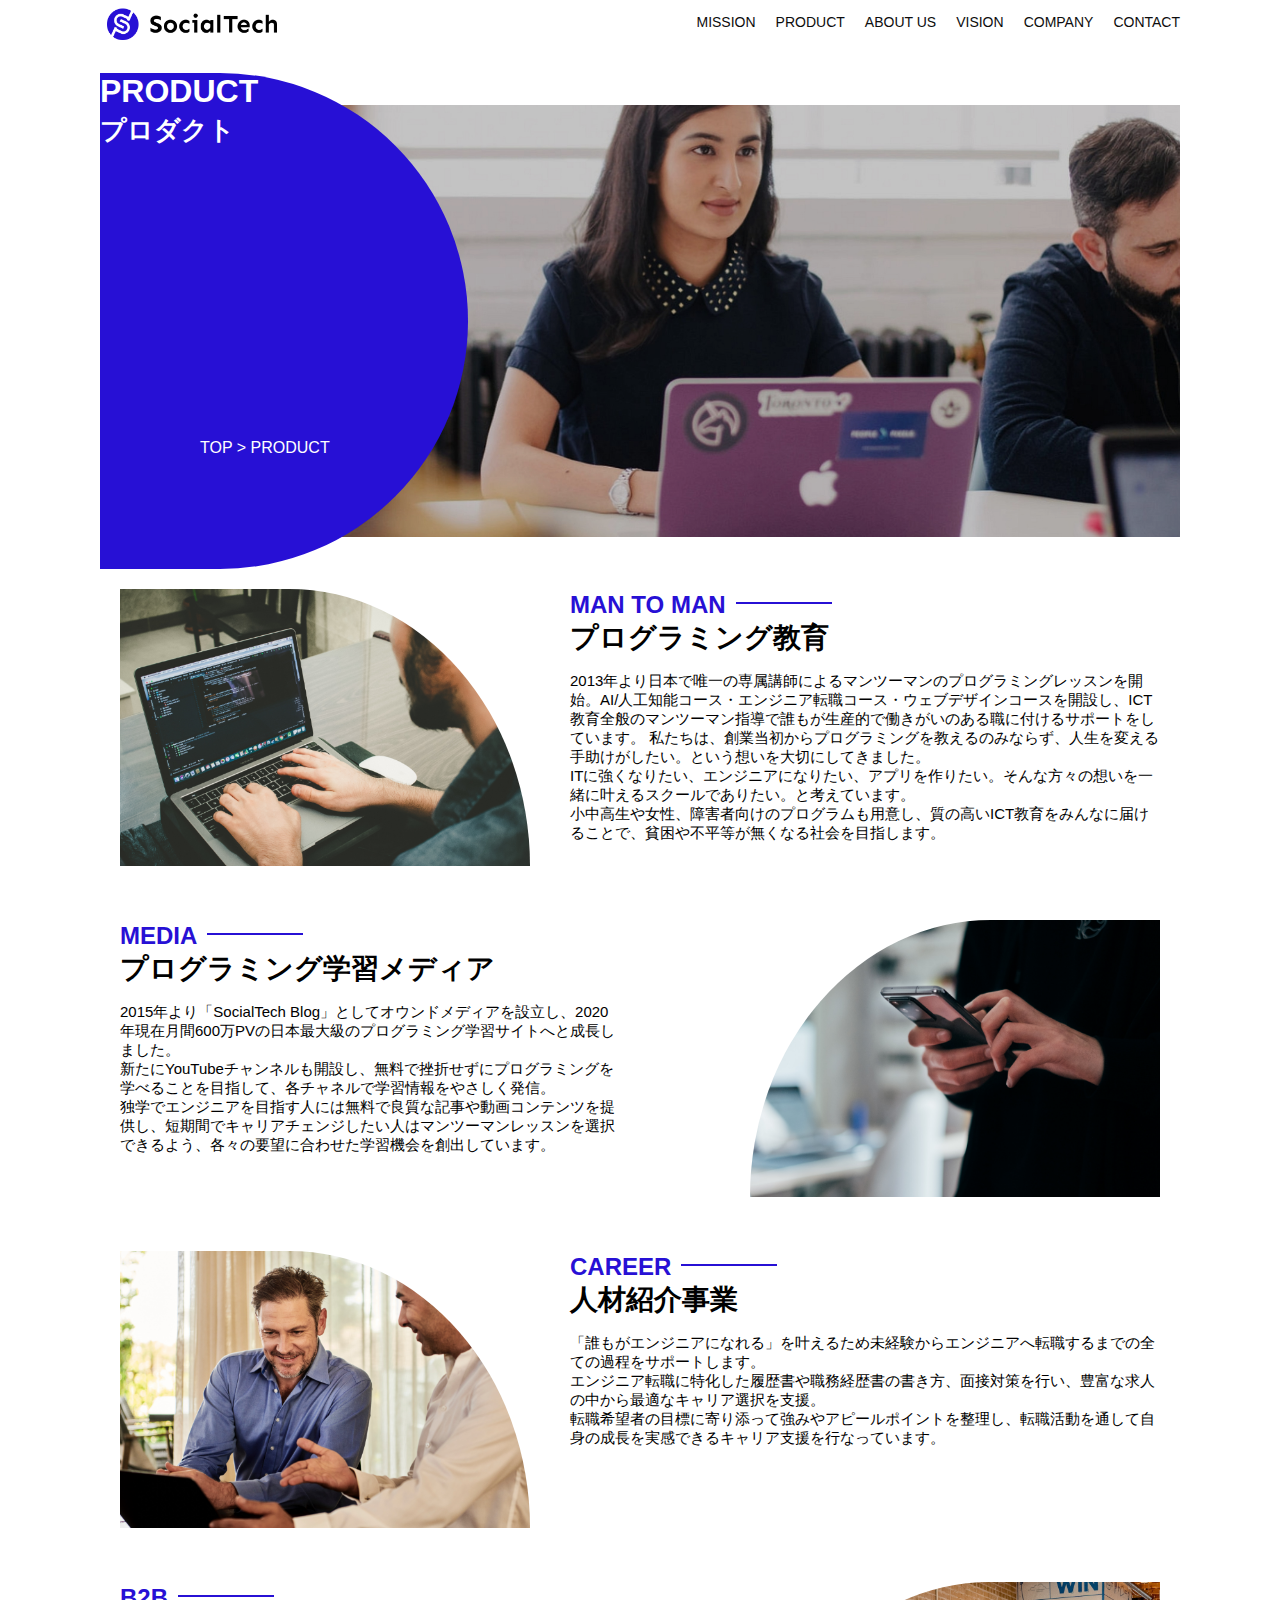
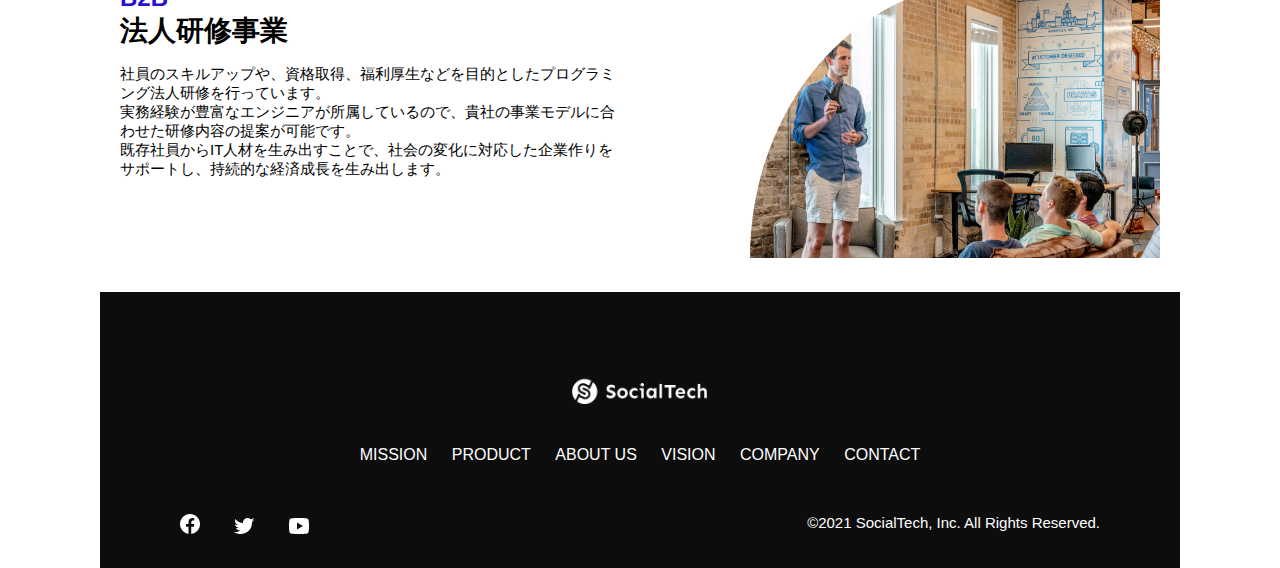
<file: kadai_tutorial_output/product.html>
<!DOCTYPE html>
<html>
  <head>
    <title>SocialTech -PRODUCT プロダクト-</title>
    <meta charaset="utf-8">
    <meta name="description" content="SocialTechの4つのプロダクトを紹介します">
    <meta name="viewport" content="width=device-width, intial-scale=1.0">
    <link rel="stylesheet" href="style.css">
  </head>

  <body>
    <!-- ヘッダー -->
     <header>
      <!-- ロゴ -->
       <a href="index.html" id="logo">
        <img src="images/logo.png" alt="トップページに戻る">
       </a>

       <!-- PC用ナビゲーション -->
        <nav id="nav-pc">
          <ul>
            <li><a href="mission.html">MISSION</a></li>
            <li><a href="product.html">PRODUCT</a></li>
            <li><a href="index.html#aboutus">ABOUT US</a></li>
            <li><a href="index.html#vision">VISION</a></li>
            <li><a href="index.html#company">COMPANY</a></li>
            <li><a href="index.html#contact">CONTACT</a></li>
          </ul>
        </nav>

        <!-- スマホ用メニューボタン -->
        <button id="menu-sp" onclick="document.getElementById('nav-sp').style.display = 'block'">
          <img src="images/button-menu.png" alt="ナビゲーションを開く">
        </button>

        <!-- スマホ用ナビゲーション -->
         <div id="nav-sp">
          <button id="close" onclick="document.getElementById('nav-sp').style.display = 'none'">
            <img src="images/button-close.png" alt="ナビゲーションを閉じる">
          </button>

          <nav>
            <ul>
              <li>
                <a id="logo-sp" href="index.html" onclick="document.getElementById('nav-sp').style.display = 'none'">
                  <img src="images/logo-sp.png" alt="トップページに戻る">
                </a>
              </li>
              <li><a class="menu" href="mission.html" onclick="document.getElementById('nav-sp').style.display = 'none'">MISSION</a></li>
              <li><a class="menu" href="product.html" onclick="document.getElementById('nav-sp').style.display = 'none'">PRODUCT</a></li>
              <li><a class="menu" href="index.html#aboutus" onclick="document.getElementById('nav-sp').style.display = 'none'">ABOUT US</a></li>
              <li><a class="menu" href="index.html#vision" onclick="document.getElementById('nav-sp').style.display = 'none'">VISION</a></li>
              <li><a class="menu" href="index.html#company" onclick="document.getElementById('nav-sp').style.display = 'none'">COMPANY</a></li>
              <li><a class="menu" href="index.html#contact" onclick="document.getElementById('nav-sp').style.display = 'none'">CONTACT</a></li>
            </ul>
          </nav>
          <div id="sns">
            <a href="https://www.facebook.com/sejuku2013">
              <img src="images/button-facebook.png" alt="Facebookのリンク">
            </a>
            <a href="https://twitter.com/samuraijuku">
              <img src="images/button-twitter.png" alt="Twitterのリンク">
            </a>
            <a href="https://www.youtube.com/channel/UCCFOQO5aDK0xXam4cUQXT8g">
              <img src="images/button-youtube.png" alt="Youtubeのリンク">
            </a>
          </div>
         </div>
     </header>

     <main>
      <article>
        <section id="product-main">
          <div class="product-main-inner">
            <div id="product-title">
              <h1>PRODUCT<br><span>プロダクト</span></h1>
              <p>TOP > PRODUCT</p>
            </div>
          </div>
        </section>

        <section class="product-section product-section-left">
          <div class="product-section-img">
            <img src="images/product/product-mantoman.png" alt="PCでコードを書く男性">
          </div>
          <div class="product-read">
            <h2 class="product-h2">MAN TO MAN</h2>
            <h3 class="product-h3">プログラミング教育</h3>
            <p>
              2013年より日本で唯一の専属講師によるマンツーマンのプログラミングレッスンを開始。AI/人工知能コース・エンジニア転職コース・ウェブデザインコースを開設し、ICT教育全般のマンツーマン指導で誰もが生産的で働きがいのある職に付けるサポートをしています。 私たちは、創業当初からプログラミングを教えるのみならず、人生を変える手助けがしたい。という想いを大切にしてきました。<br>ITに強くなりたい、エンジニアになりたい、アプリを作りたい。そんな方々の想いを一緒に叶えるスクールでありたい。と考えています。<br>小中高生や女性、障害者向けのプログラムも用意し、質の高いICT教育をみんなに届けることで、貧困や不平等が無くなる社会を目指します。
            </p>
          </div>
        </section>

        <section class="product-section product-section-right">
          <div class="product-read">
            <h2 class="product-h2">MEDIA</h2>
            <h3 class="product-h3">プログラミング学習メディア</h3>
            <p>2015年より「SocialTech Blog」としてオウンドメディアを設立し、2020年現在月間600万PVの日本最大級のプログラミング学習サイトへと成長しました。<br>新たにYouTubeチャンネルも開設し、無料で挫折せずにプログラミングを学べることを目指して、各チャネルで学習情報をやさしく発信。<br>独学でエンジニアを目指す人には無料で良質な記事や動画コンテンツを提供し、短期間でキャリアチェンジしたい人はマンツーマンレッスンを選択できるよう、各々の要望に合わせた学習機会を創出しています。</p>
          </div>
          <div class="product-section-img">
            <img src="images/product/product-media.png" alt="スマートフォンを操作する人">
          </div>
        </section>

        <section class="product-section product-section-left">
          <div class="product-section-img">
            <img src="images/product/product-career.png" alt="笑顔で話し合う2人の男性">
          </div>
          <div class="product-read">
            <h2 class="product-h2">CAREER</h2>
            <h3 class="product-h3">人材紹介事業</h3>
            <p>「誰もがエンジニアになれる」を叶えるため未経験からエンジニアへ転職するまでの全ての過程をサポートします。<br>エンジニア転職に特化した履歴書や職務経歴書の書き方、面接対策を行い、豊富な求人の中から最適なキャリア選択を支援。<br>転職希望者の目標に寄り添って強みやアピールポイントを整理し、転職活動を通して自身の成長を実感できるキャリア支援を行なっています。<br></p>
          </div>
        </section>

        <section class="product-section product-section-right">
          <div class="product-read">
            <h2 class="product-h2">B2B</h2>
            <h3 class="product-h3">法人研修事業</h3>
            <p>社員のスキルアップや、資格取得、福利厚生などを目的としたプログラミング法人研修を行っています。<br>実務経験が豊富なエンジニアが所属しているので、貴社の事業モデルに合わせた研修内容の提案が可能です。<br>既存社員からIT人材を生み出すことで、社会の変化に対応した企業作りをサポートし、持続的な経済成長を生み出します。</p>
          </div>
          <div class="product-section-img">
            <img src="images/product/product-b2b.png" alt="講演中の男性とそれを聴く人々">
          </div>
        </section>
        </section>
      </article>
     </main>

     <footer>
      <div id="footer-logo">
        <img src="images/logo-sp.png" alt="SocialTech">
      </div>
      <div id="footer-link">
        <a href="mission.html">MISSION</a>
        <a href="product.html">PRODUCT</a>
        <a href="index.html#aboutus">ABOUT US</a>
        <a href="index.html#vision">VISION</a>
        <a href="index.html#company">COMPANY</a>
        <a href="index.html#contact">CONTACT</a>
      </div>
      <div id="sns-footer">
        <div class="sns-btns">
          <a href="https://www.facebook.com/sejuku2013"><img src="images/button-facebook.png" alt="Facebookのリンク"></a>
          <a href="https://twitter.com/samuraijuku"><img src="images/button-twitter.png" alt="Twitterのリンク"></a>
          <a href="https://www.youtube.com/channel/UCCFOQO5aDK0xXam4cUQXT8g"><img src="images/button-youtube.png" alt="YouTubeのリンク"></a>
        </div>
        <p id="copyright">&copy;2021 SocialTech, Inc. All Rights Reserved.</p>
      </div>
     </footer>
     
  </body>
</html>
</file>
<file: kadai_013/style.css>
/* PC、スマホ共通スタイル */
body {
  font-family: "Source Sans Pro", "Hiragino Kaku Gothic ProN", Meiryo, Arial,
    sans-serif;
}

p {
  font-size: 15px;
}

#main-visual>img {
  width: 100%;
}

/*================
PC用のスタイル 
=================*/
@media screen and (min-width: 768px) {
  /* 横幅設定 */
  body {
    max-width: 1080px;
    min-width: 960px;
    margin: 0 auto 0 auto;
  }

  /* ヘッダー */
  header {
    display: flex;
    justify-content: space-between;
  }

  #menu-sp {
    display: none;
  }

  #nav-sp {
    display: none;
  }

  /* ナビゲーションのレイアウト */
  #nav-pc {
    text-align: right;
    font-size: 14px;
    padding-top: 15px;
  }

  /* ナビゲーションのリンクの装飾設定 */
  #nav-pc>a {
    text-decoration: none;
    margin-left: 20px;
  }

  #nav-pc>a:link {
    color: #0d0d0d;
  }

  #nav-pc>a:visited {
    color: #0d0d0d;
  }

  #nav-pc>a:hover {
    color: #0d0d0d;
    text-decoration: underline;
  }

  #nav-pc>a:active {
    color: #0d0d0d;
  }
}


@media screen and (max-width: 767px) {

  body {
    min-width: 375px;
    margin: 0;
  }

  #nav-pc {
    display: none;
  }

  #menu-sp {
    float: right;
    padding: 0;
  }

  #nav-sp {
    background-color: #ce933e;
    position: absolute;
    left: 0;
    top: 0;
    height: 100%;
    width: 100%;
    display: none;
    z-index: 100;
  }
  #nav-sp ul {
    padding-left: 0;
  }

  #nav-sp li {
    list-style: none;
  }

  #close {
    position: absolute;
    top: 20px;
    right: 20px;
  }
  #logo-sp {
    margin: 80px 0 30px 20px;
  }

  #nav-sp a {
    display: block;
  }
  #nav-sp a:link {
    color: #ffffff;
  }
  #nav-sp a:visited {
    color: #ffffff;
  }
  #nav-sp a:hover {
    color: #ffffff;
    text-decoration: underline;
  }
  #nav-sp a:active {
    color: #ffffff;
  }
  #nav-sp .menu {
    text-decoration: none;
    display: block;
    margin: 0 20px 0 20px;
    height: 44px;
    font-size: 16px;
    background-image: url("images/arrow.png");
    background-repeat: no-repeat;
    background-position: right top;

  }
 }
</file>
<file: kadai_tutorial_output/style.css>
/* PC,スマホ共通スタイル */

* {
  box-sizing: border-box;
}

p {
  font-size: 15px;
}

/* PC、スマホ共通スタイル　*/

body {
  max-width: 1080px;
  margin: 0 auto 0 auto;
  font-family: "Source Sans Pro", "Hiragino Kaku Gothic ProN", Meiryo, Arial, sans-serif;
}

/* ヘッダー　*/
header {
  display: flex;
  justify-content: space-between;
}

/* ナビゲーションのレイアウト */
#nav-pc {
  font-size: 14px;
}

#nav-pc ul {
  display: flex;
  padding-left: 0;
}

#nav-pc li {
  list-style: none;
}

/* ナビゲーションのリンクの装飾設定 */
#nav-pc a {
  text-decoration: none;
  margin-left: 20px;
  color: #0d0d0d;
}

#nav-pc a:hover {
  text-decoration: underline;
}

/* スマホ用ナビを非表示 */
#nav-sp,
#menu-sp {
  display: none;
}

/* メインビジュアル */
#main-visual {
  position: relative;
  height: 400px;
}

#main-message {
  position: absolute;
  top: 0;
  left: 0;
  background-color: #2710d5;
  color: #ffffff;
  border-radius: 0 0 476px 0;
  max-width: 620px;
  height: 100%;
  width: 100%;
  z-index: 11;
}

#main-message > h1 {
  font-size: 60px;
  margin: 100px 0 0 50px;
}

#main-message > p {
  font-size: 28px;
  margin: 0 0 0 50px;
}

#main-visual > img {
  max-width: 620px;
  border-radius: 476px 0 0 0;
  position: absolute;
  top: 0;
  right: 0;
  z-index: 10;
}
/* 見出し */
h2 {
  margin: 40px 0 0 0;
}

h2::after {
  content: url("images/line.png");
  margin-left: 10px;
}

h3 {
  font-size: 27px;
}
/* ミッション */
#mission {
  margin: 80px auto 80px auto;
}

#mission-flex {
  display: flex;
}

#mission-flex > div {
  width: 50%;
  margin: 20px;
}

#mission-photo {
  width: 100%;
}

#s2dgs {
  margin-top: 50px;
  width: 100%;
}

/* プロダクト */
#product {
  background-color: #fafafa;
  margin: 80px 0 80px 0;
  padding: 10px 40px 0px 40px;
}

/* 外枠 */
#product .product-flex {
  margin-top: 40px;
  display: flex;
}

/* 左のカラム */
#product-left {
  width: 50%;
  margin-right: 20px;
}

/* 右のカラム */
#product-right {
  width: 50%;
  margin-left: 20px;
  margin-top: 80px;
}

/* 画像＋説明の枠 */
#product-left > div {
  position: relative;
  height: 480px;
  margin-left: 20px;
}

#product-right > div {
  position: relative;
  height: 480px;
  margin-left: 20px;
}

/* 画像 */
.product-photo {
  width: 100%;
}

/* 説明文の枠 */
.product-explain {
  background-color: #ffffff;
  position: absolute;
  left: 0;
  bottom: 50px;
  margin: 0 40px 0 40px;
  padding: 20px;
  box-shadow: 5px 5px 10px rgba(0,0,0,0.05);
}

/* 説明文の英語 */
.produxt-explain > span {
  color: #2710d5;
  font-weight: bold;
  font-size: 16px;
  margin: 0;
}

/* 説明文の見出し */
.product-explain > h3 {
  margin: 5px 0 5px 0;
}

/* 説明文 */
.product-explain > p {
  font-size: 14px;
  margin: 0;
}

/* もっと見るボタン */
#product-more {
  text-align: center;
}

#product-more a {
  position: relative;
  bottom: -42px;
}

/* ABOUT US */
#aboutus {
  margin: 80px auto 80px auto;
}

/* ３つの組織文化と画像を入れる枠 */
#aboutus > div {
  display: flex;
}

/* 画像 */
.culture-img {
  width: 50%;
  align-self: flex-start;
}

.culture-img2 {
  margin-top: 50px;
  width: 100%;
}

/* 3つの組織文化の表 */
.culture-table {
  margin-right: 50px;
}

/* 番号 */
.culture-num {
  font-size: 80px;
  color: #2710d5;
  padding: 0 20px 0 0;
}

/* 見出し */
.culture-table th {
  text-align: left;
  font-size: 28px;
  font-weight: bold;
}

/* 組織文化英語 */
.culture-en {
  color: #2710d5;
  font-size: 24px;
}

 /* 説明文 */
 .culture-description {
  margin: 0;
 }

 /* ビジョン */
 #vision {
  margin: 80px auto 80px auto;
 }

 /* セクション内の外枠 */
 #vision > div {
  display: flex;
  justify-content: space-between;
  flex-wrap: wrap;
 }

 /* 7つの行動指針の枠 */
 .vision-box {
  width: 300px;
  height: 300px;
  margin-bottom: 30px;
  position: relative;
 }

 .vision-box > img {
  width: 100%;
  position: relative;
  z-index: 30;
 }

 .vision-box > div {
  position: absolute;
  top: 0;
  left: 0;
  z-index: 31;
  margin-right: 20px;
 }

 .vision-box > div > h4 {
  color: #2710d5;
  font-size: 19px;
  margin: 80px 0 0 0;
 }

 .vision-box > div > h4::first-letter {
  font-size: 40px;
 }

 .vision-box > div > h5 {
  font-size: 20px;
  margin: 0 0 0 0;
 }

 .vision-box > div > p {
  margin: 10px 0 0 0;
 }

 /* 会社概要 */
 #company {
  margin: 80px auto 80px auto;
 }

 #company-table {
  width: 100%;
 }

 .tableheader {
  text-align: left;
  padding: 20px;
  border-bottom-color: #2710d5;
  border-bottom-width: 1px;
  border-bottom-style: solid;
  width: 100px;
 }

 .tableheader-first {
  border-top-color: #2710d5;
  border-top-width: 1px;
  border-top-style:solid;
 }

 .celll {
  padding: 30px;
  border-bottom-color: #ececec;
  border-bottom-width: 1px;
  border-bottom-style: solid;
 }

 .cell-first {
  border-top-color: #ececec;
  border-top-width: 1px;
  border-top-style: solid;
 }

 #company > iframe {
  width: 100%;
  height: 368;
  margin-top: 40px;
 }

 /* お問い合わせ */
 #contact {
  margin: 80px auto 80px auto;
 }

 /* 外枠 */
 #contact > form > div {
  display: flex;
  flex-direction: row;
  flex-wrap: wrap;
  padding-bottom: 30px;
 }

 /* 左列の見出し */
 .contact-heading {
  width: 240px;
  align-self: center;
 }

 /* 見出しのラベル */
 .contact-label {
  font-weight: bold;
 }

 /* 必須 */
 .contact-span {
  color: #ce2222;
  margin: 0 0 0 20px;
  font-weight: bold;
 }

 /* テキストボックス */
 .contact-textbox {
  border-top: 0px;
  border-left: 0px;
  border-right: 0px;
  border-bottom-width: 1px;
  border-bottom-color: #707070;
  border-style: solid;
  background-color: #fafafa;
  width: 400px;
  height: 56px;
 }

 /* お問い合わせ内容のテキストエリア */
 .contact-textarea {
  border-top: 0px;
  border-left: 0px;
  border-right: 0px;
  border-bottom-width: 1px;
  border-bottom-color: #707070;
  background-color: #fafafa;
  width: 400px;
  height: 200px;
 }

 /* 個人情報の取り扱い */
 #contact dt {
  font-weight: bold;
 }

 #contact dd {
  margin: 0 0 16px 0;
 }

 #contact dd p {
  margin: 0px;
 }

 #contact dd ul {
  padding-left: 0;
 }

 #contact dd li {
  margin-bottom: 0;
  list-style: none;
 }

 /* フッター */
 footer {
  background-color: #0d0d0d;
  text-align: center;
  padding: 80px 80px 30px 80px;
 }

 #footer-logo {
  margin-bottom: 30px;
 }

 #footer-link {
  margin-bottom: 50px;
 }

 #footer-link > a {
  text-decoration: none;
  margin: 10px;
  color: #ffffff;
 }

 #footer-link > a:hover {
  text-decoration: underline;
 }

 #sns-footer {
  display: flex;
  justify-content: space-between;
  text-align: left;
 }

 #sns-footer a {
  margin-right: 30px;
 }

 #copyright {
  color: #ffffff;
  margin: 0;
 }

 /* mission.html用のスタイル　*/
 /* ミッションのメインビジュアル */

 .mission-main-inner {
  background-image: url('images/mission/mission-main.png');
  background-repeat: no-repeat;
  background-position-y: center;
 }

 #mission-title {
  background-color: #2710d5;
  width: 368px;
  color: #ffffff;
  height: 496px;
  border-radius: 0 248px 248px 0;
  position: relative;
 }

 #mission-title h1 {
  position: absolute;
  top: 0;
  left: 100px;
  font-size: 80px;
  line-height: 1;
 }

 #mission-title h1 span {
  font-size: 26px;
 }

 #mission-title > p {
  position: absolute;
  top: 350px;
  left: 100px;
  font-size: 16px;
 }

 /* ミッションページ　S2DGSの設定 */
 #mission-s2dgs {
  padding: 20px;
 }

 .mission-h2 {
  color: #2710d5;
  font-size: 40px;
 }

 .mission-h2::after {
  content: none;
 }

 /* ミッションページ　５つのゴール設定 */

 #mission-five-goals {
  padding: 20px;
  display: flex;
 }

 #mission-five-goals .five-goals-image {
  width: 30%;
  padding: 20px;
 }

 #mission-five-goals .five-goals-read {
  width: 70%;
  padding: 20px;
 }

 #mission-five-goals .five-goals-read > div {
  margin-bottom: 40px;
 }

 .fivegoals-image-right {
  float: right;
  margin: 20px;
 }

 .fivegoals-image-left {
  float: left;
  margin: 20px;
 }

 .fivegoals-number {
  color: #2710d5;
  font-size: 48px;
  font-weight: bold;
  margin: 0;
 }

 .fivegoals-p {
  margin: 0;
 }

 /* プロダクトページ */

 .product-main-inner {
  background-image: url("images/product/product-main.png");
  background-repeat: no-repeat;
  background-position-y: center;
 }

 #product-title {
  background-color: #2710d5;
  width: 368px;
  color: #ffffff;
  height: 496px;
  border-radius: 0 248px 248px 0;
  position: relative;
 }

 #position-title h1 {
  position: absolute;
  top: 0;
  left: 100px;
  font-size: 80px;
  line-height: 1;
 }

 #product-title h1 span {
  font-size: 26px;
 }

 #product-title > p {
  position: absolute;
  top: 350px;
  left: 100px;
  font-size: 16px;
 }

 /* セクション */
 .product-section {
  display: flex;
  padding: 20px 20px 0;
 }

 .product-section .product-section-img {
  width: 450px;
 }

 /* 左が画像のセクション */
.product-section-left .product-section-img img {
  width: 100%;
  padding: 0 40px 30px 0;
  border-radius: 0 432px 0 0;
}

.product-section-left .product-read {
  width: 50%;
  flex-grow: 1;
}

.product-section-left .product-read p {
  margin-bottom: 0;
}

/* 右が画像のセクション */

.product-section-right {
  justify-content: space-between;
}

.product-section-right .product-section-img img {
  width: 100%;
  padding: 0 0 30px 40px;
  border-radius: 432px 0 0 0;
}

.product-section-right .product-read {
  width: 500px;
}

.product-h2 {
  color: #2710d5;
  font-size: 24px;
  margin: 0;
}

.product-h3 {
  font-size: 28px;
  margin: 0;
}






  /*====================
  スマートフォン用のスタイル
 =====================*/
 @media screen and (max-width: 767px) {
  /* PC用ナビゲーション非表示 */
  #nav-pc {
    display: none;
  }

  /* ハンバーガーメニュー */
  #menu-sp {
    display: block;
    background-color: transparent;
    float: right;
    padding: 0;
    border: none;
  }

  /* スマホ用ナビゲーションの表示切替*/
  /* 初期状態、レイアウトと非表示設定 */
  #nav-sp {
    background-color: #2710d5;
    position: fixed;
    left: 0;
    top: 0;
    height: 100%;
    width: 100%;
    display: none;
    z-index: 100;
  }

 /* ×ボタン */
 #close {
  position: absolute;
  top: 20px;
  right: 20px;
  background-color: transparent;
  border: none;
}

#nav-sp nav ul {
  padding-left: 0;
}

#nav-sp nav li {
  list-style: none;
}

/* ナビゲーションメニュー用ロゴ */
#logo-sp {
  margin: 80px 0 30px 20px;
}

/* ナビゲーションのリンクの装飾設定 */
#nav-sp nav a {
  display: block;
  color: #ffffff;
}

#nav-sp nav a:hover {
   text-decoration: underline;
 }

 #nav-sp .menu {
   text-decoration: none;
   margin: 0 20px 0 20px;
   height: 44px;
   font-size: 16px;
   background-image: url("images/arrow.png");
   background-repeat: no-repeat;
   background-position: right top;
 }

 #sns {
  position: absolute;
  bottom: 20px;
  left: 20px;
 }
 #sns > a {
  margin-right: 30px;
 }

 /* メインビジュアル */
 #main-visual {
  position: relative;
  height: 470px;
 }

 #main-visual > div {
  text-align: center;
  height: 280px;
 }

 #main-visual h1 {
  font-size: 28px;
  margin: 90px 0 0 0;
 }

 #main-visual > div > p {
  margin: 0;
  font-size: 15px;
 }

 #main-visual > img {
  width: 100%;
  border-radius: 476px 0 0 0;
  top: auto;
  bottom: 0;
 }

 /* 見出し */
 h2 {
  margin: 15px 0 15px 0;
 }

 h3 {
  font-size: 24px;
  margin: w10px 0 0 0;
 }

 /* ミッション */
 #mission {
  margin: 20px 0 20px 0;
  padding: 0 20px 0 20px;
 }

 #mission-flex {
  flex-direction: column;
 }

 #mission-flex > div {
  width: 100%;
  margin: 0;
 }

 /* プロダクト */
 #product {
  margin: 0;
  padding: 10px 20px 0 20px;
 }

 /* 外枠 */
 #product .product-flex {
  flex-direction: column;
  margin-top: 0;
 }

 /* 左右の絡む　スマホでは縦並び */
 #product-left,
 #product-right {
  width: 100%;
  margin: 0;
 }

 /* 画像＋説明の枠 */
 #product-left > div,
 #product-right > div {
  height: auto;
  margin: 0;
 }

 /* 説明文の枠 */
 .product-explain {
  position: relative;
  margin: 0;
 }

 .product-explain > h3 {
  margin: 10px 0 10px 0;
  font-size: 24px;
 }

 /* もっと見るボタン */
 #product-more {
  text-align: left;
 }
 /* ABOUT US */
#aboutus {
  margin: 80px 20px 80px 20px;
}

#aboutus div {
  flex-direction: column;
}

.culuture-table th {
  font-size: 16px;
}

.culuture-table {
  margin-right: 0;
  padding-right: 20px;
  order: 2;
}

.culuture-img {
  width: 100%;
  order: 1;
}

.culuture-img2 {
  margin-top: 0;
}

.culuture-num {
  padding: 0;
}

.culuture-description {
  margin: 0;
}

/* ビジョン */
#vision {
  margin: 80px 20px 80px 20px;
}

.vision-box > img {
  position: absolute;
  top: 0;
  left: 0;
}

.vision-box > div > h4 {
  margin: 60px 0 0 0;
}

/* 会社概要 */
#company {
  margin: 0 20px 0 20px;
}

#company > h3 {
  margin-bottom: 20px;
}

.tableheader {
  width: 50px;
}

.cell {
  padding: 20px;
}

#company > iframe {
  height: 240px;
}

/* お問い合わせ */
#contact {
  margin: 80px 20px 80px 20px;
}

#contact > h3 {
  margin-bottom: 20px;
}

#contact > form > div {
  flex-direction: column;
  margin-bottom: 20px;
}

.contact-heading {
  align-self: auto;
  margin-bottom: 20px;
}

.contact-textbox {
  min-width: 300px;
  width: 100%;
}

.contact-textarea {
  height: 150px;
  width: 100%;
}

.radiobutton {
  margin-bottom: 20px;
}

/* フッター */
footer {
  padding: 30px 20px 50px 20px;
  text-align: left;
}

#footer-link > a {
  margin: 0 20px 30px 0;
  display: block;
  background-image: url("images/arrow.png");
  background-repeat: no-repeat;
  background-position: right top;
}

#footer-link > a:hover {
  text-decoration: underline;
}

#sns-footer {
  flex-direction: column;
  justify-content: flex-start;
}
#copyright {
  font-size: 12px;
  margin-top: 30px;
}

/* mission.html用のスタイル */
/* ミッションのメインビジュアル */
#mission-main {
  height: 256px;
  margin-top: 4%;
  position: relative;
}

.mission-main-inner {
  height: 80%;
  background-size: cover;
}

#mission-title {
  width: 136px;
  height: 256px;
  position: absolute;
  top: -10%;
}

#mission-title h1 {
 left: 20px;
 font-size: 40px;
}

#mission-title h1 span {
  font-size: 18px;
}

#mission-title > p {
  top: 180px;
  left: 20px;
  font-size: 13px;
}

/* ミッションページ　S2DGSの設定 */
.mission-h2 {
  font-size: 38px;
  margin: 0px;
}

.mission-h2::after {
  content: none;
}

#mission-s2dgs > img {
  width: 100%;
}

/* ミッションページ　5つのゴール設定 */
#mission-five-goals {
  flex-direction: column;
}

#mission-five-goals > div {
  padding: 0;
}

#mission-five-goals .five-goals-image,
#mission-five-goals .five-goals-read {
  width: 100%;
  padding: 0;
}

#mission-five-goals .five-goals-read > {
  display: flex;
  flex-direction: columm;
}

.fivegoals-image-left,
.fivegoals-image-right {
  align-self: center;
}

/* プロダクトページ */
#product-main {
  height: 256px;
  margin-top: 4%;
  position: relative;
}

.product-main-inner {
  height: 80%;
  background-size: cover;
}

#product-title h1 {
  left: 20px;
  font-size: 40px;
}

#product-title {
  width: 136px;
  height: 256px;
  position: absolute;
  top: -10%;
}

#product-title h1 span {
  font-size: 18px;
}

#product-title > p {
  top: 180px;
  left: 20px;
  font-size: 13px;
}

/* セクション */
.product-section {
  flex-direction: column;
}

.product-section .product-section-img {
  width: 100%;
}

.product-section .product-section-img img {
  width: 100%;
  padding: 0;
}

/* 左が画像のセクション */
.product-section-left .product-section-img img {
  border-radius: 0 300px 0 0;
}

.product-section-left .product-read {
  width: 100%;
  flex-grow: 1;
}

/* 右が画像のセクション */

.product-section-right .product-section-img img {
  order: 1;
  border-radius: 300px 0 0 0;
}

.product-section-right .product-read {
  order: 2;
  width: 100%;
}
}
</file>
